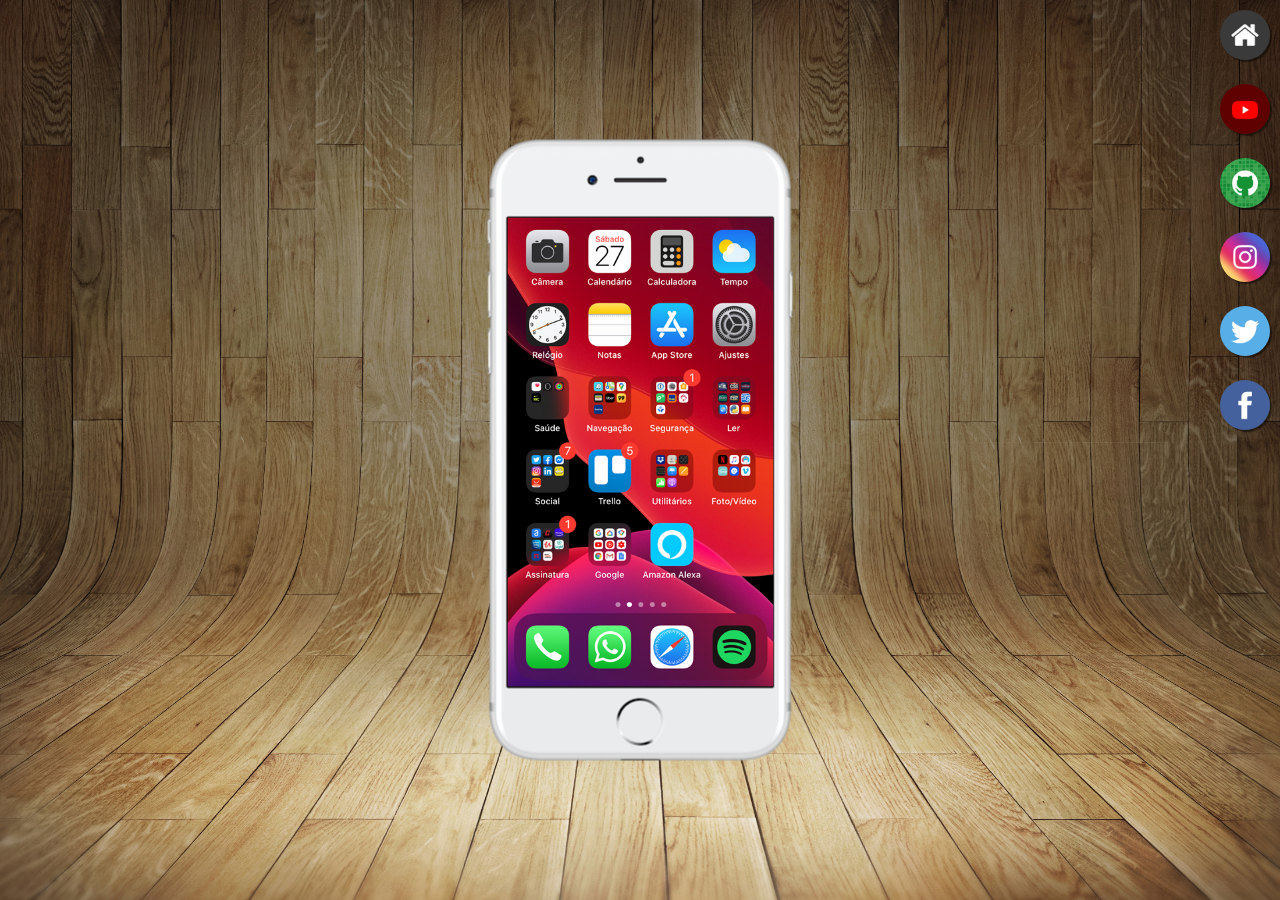
<file: index.html>
<!DOCTYPE html>
<html lang="pt-br">
<head>
    <meta charset="UTF-8">
    <meta http-equiv="X-UA-Compatible" content="IE=edge">
    <meta name="viewport" content="width=device-width, initial-scale=1.0">
    <title>Projeto Redes Sociais</title>
    <link rel="shortcut icon" href="favicon.ico" type="image/x-icon">
    <link rel="stylesheet" href="estilos/style.css">
</head>
<body>
    <main>
        <section id="telefone">
            <iframe src="home.html" name="tela" id="tela" frameborder="0">
                Seu navegador não é compatível com este recurso!!
            </iframe>
        </section>
        <section id="redes-sociais">
            <a href="home.html" target="tela"><img src="imagens/logo-home.jpg" alt="Home"></a>
            <br>
            <a href="yt.html" target="tela"><img src="imagens/logo-youtube.jpg" alt="Youtube"></a>
            <br>
            <a href="git.html" target="tela"><img src="imagens/logo-github.jpg" alt="Github"></a>
            <br>
            <a href="ig.html" target="tela"><img src="imagens/logo-instagram.jpg" alt="Instagram"></a>
            <br>
            <a href="tt.html" target="tela"><img src="imagens/logo-twitter.jpg" alt="Twitter"></a>
            <br>
            <a href="fb.html" target="tela"><img src="imagens/logo-facebook.jpg" alt="Facebook"></a>
        </section>
    </main>
</body>
</html>
</file>
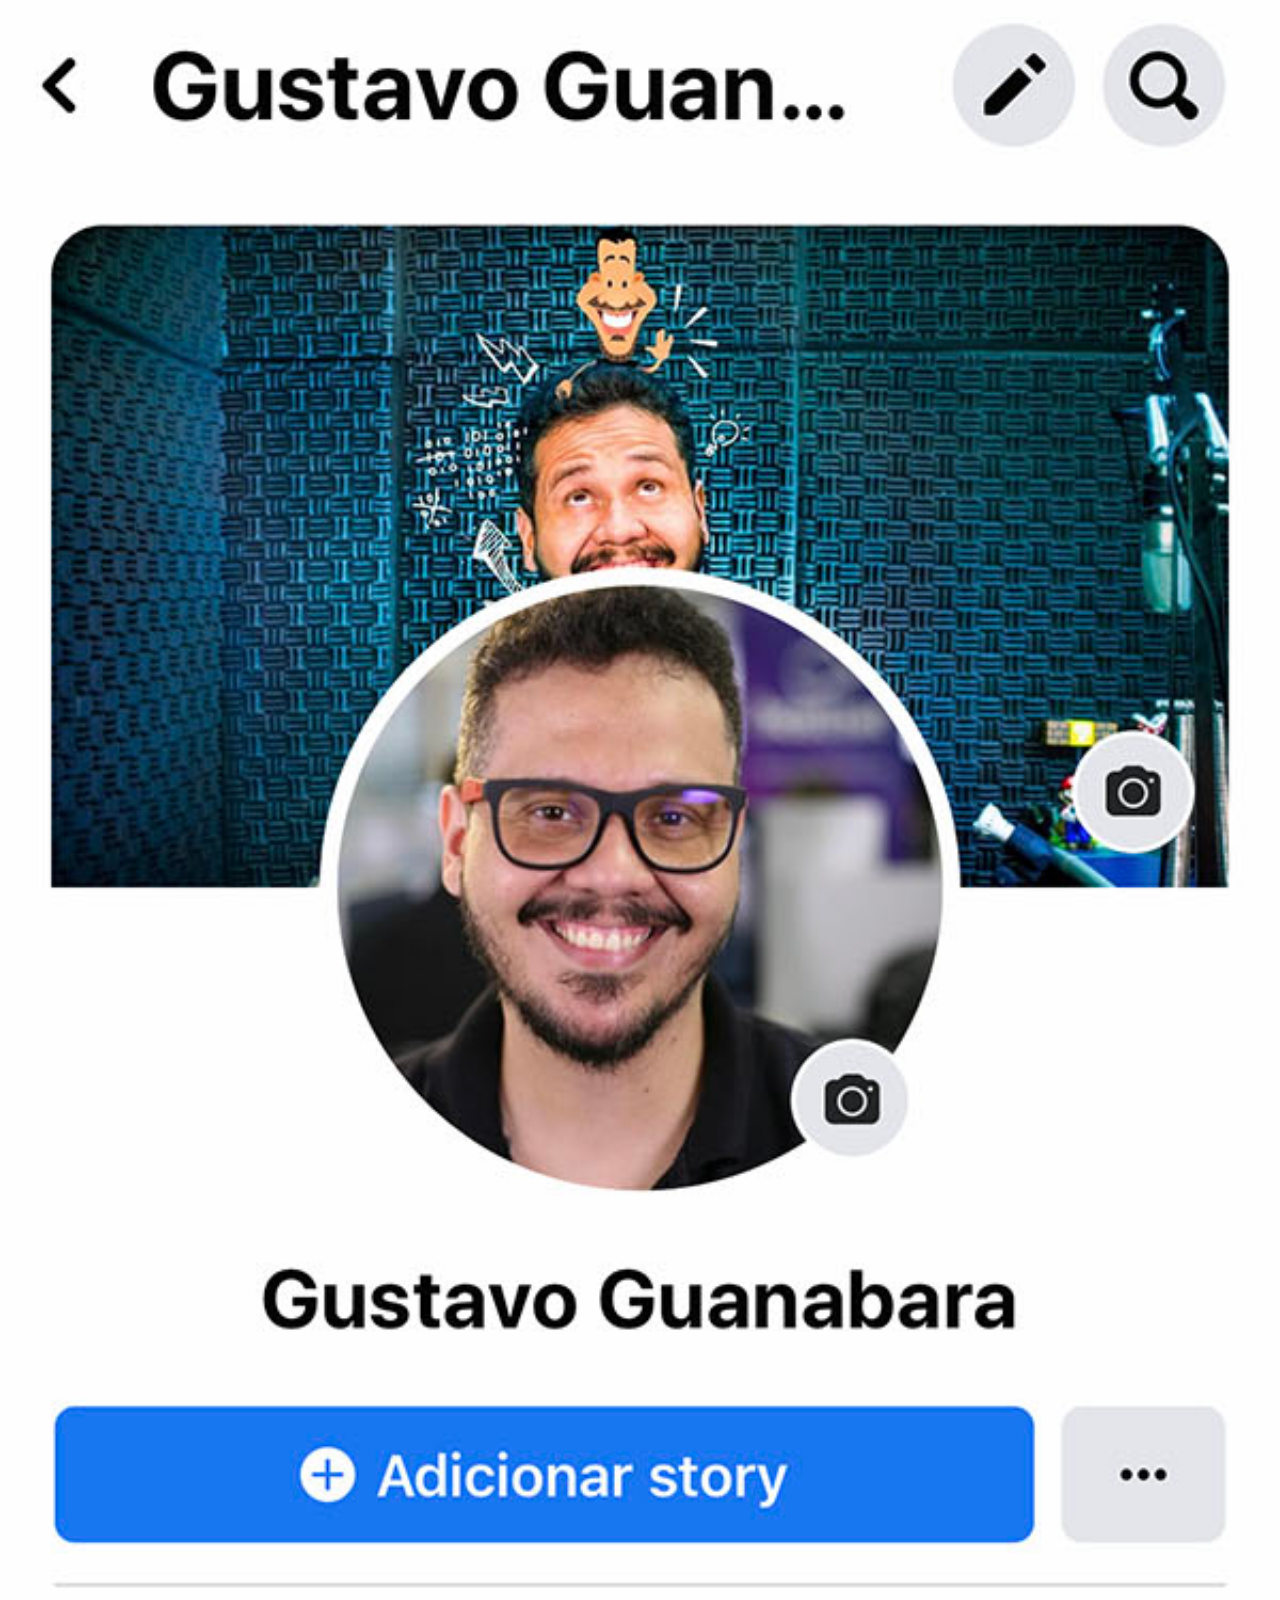
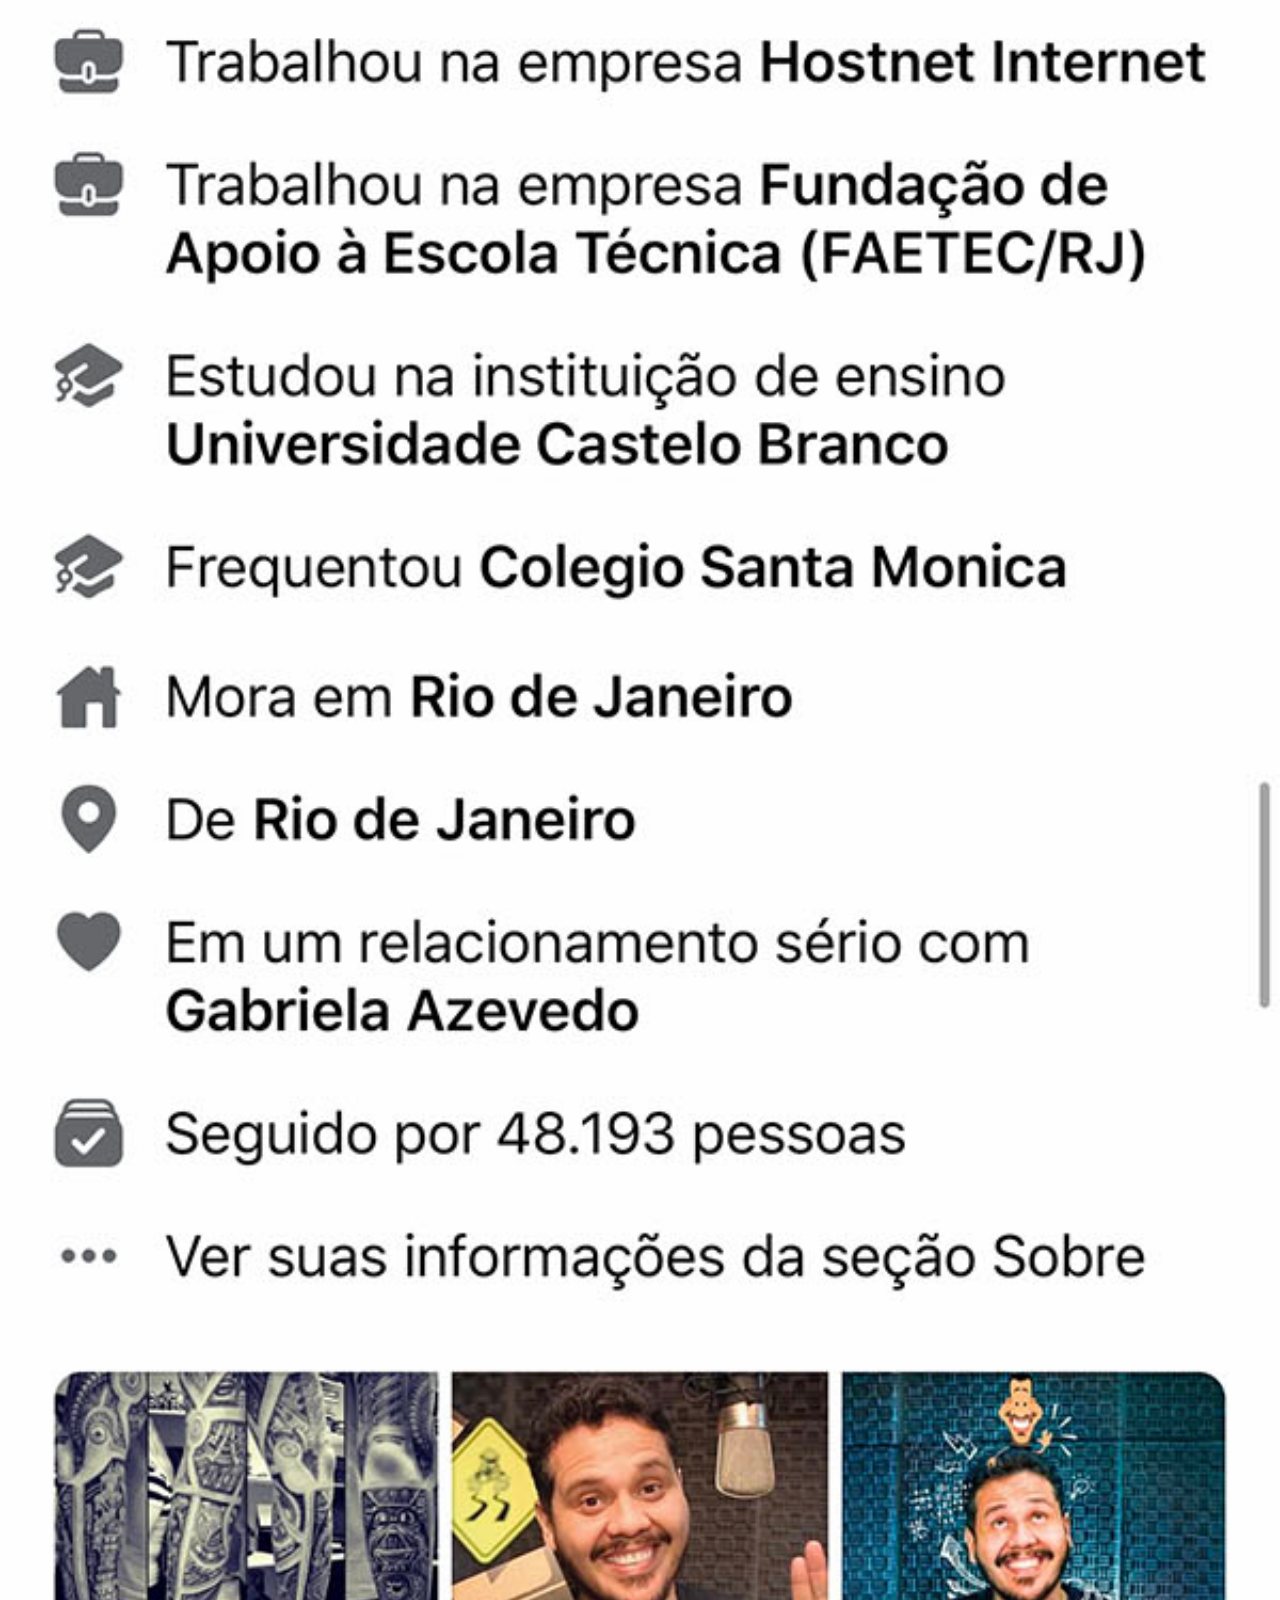
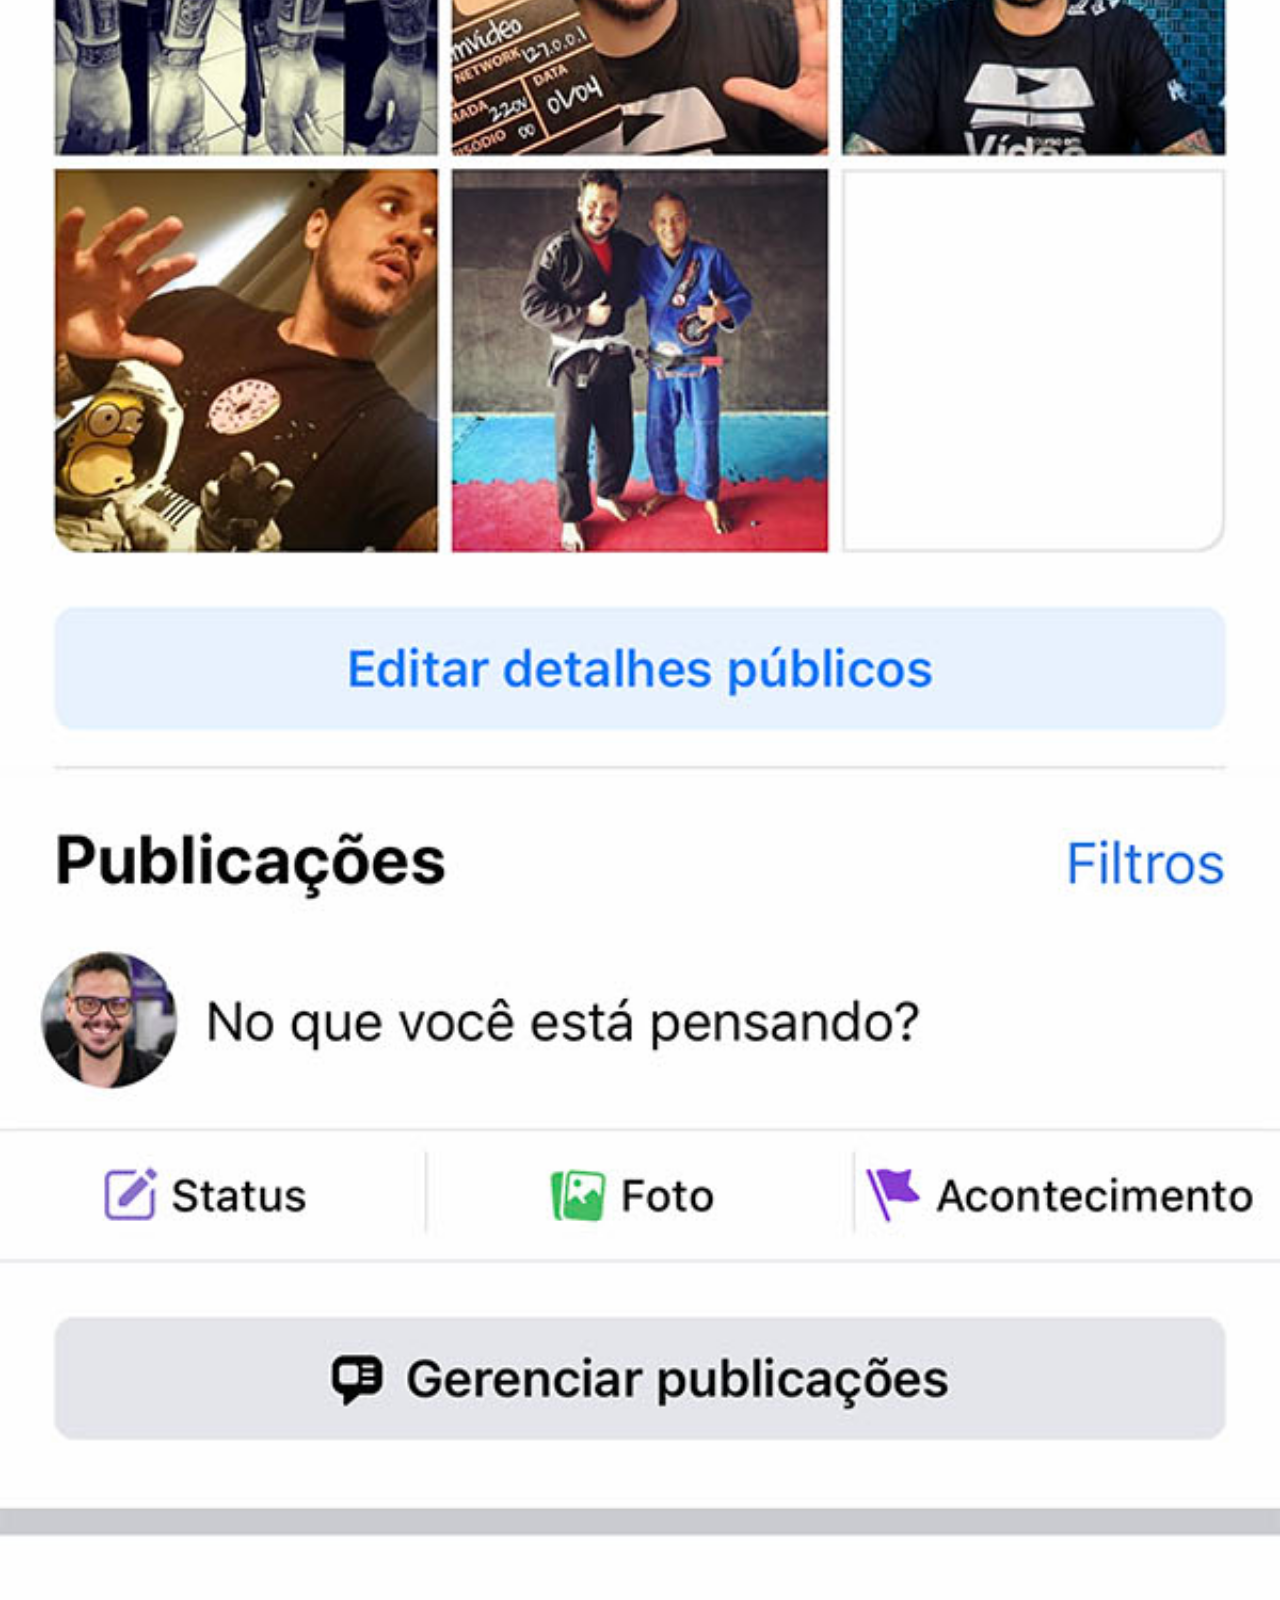
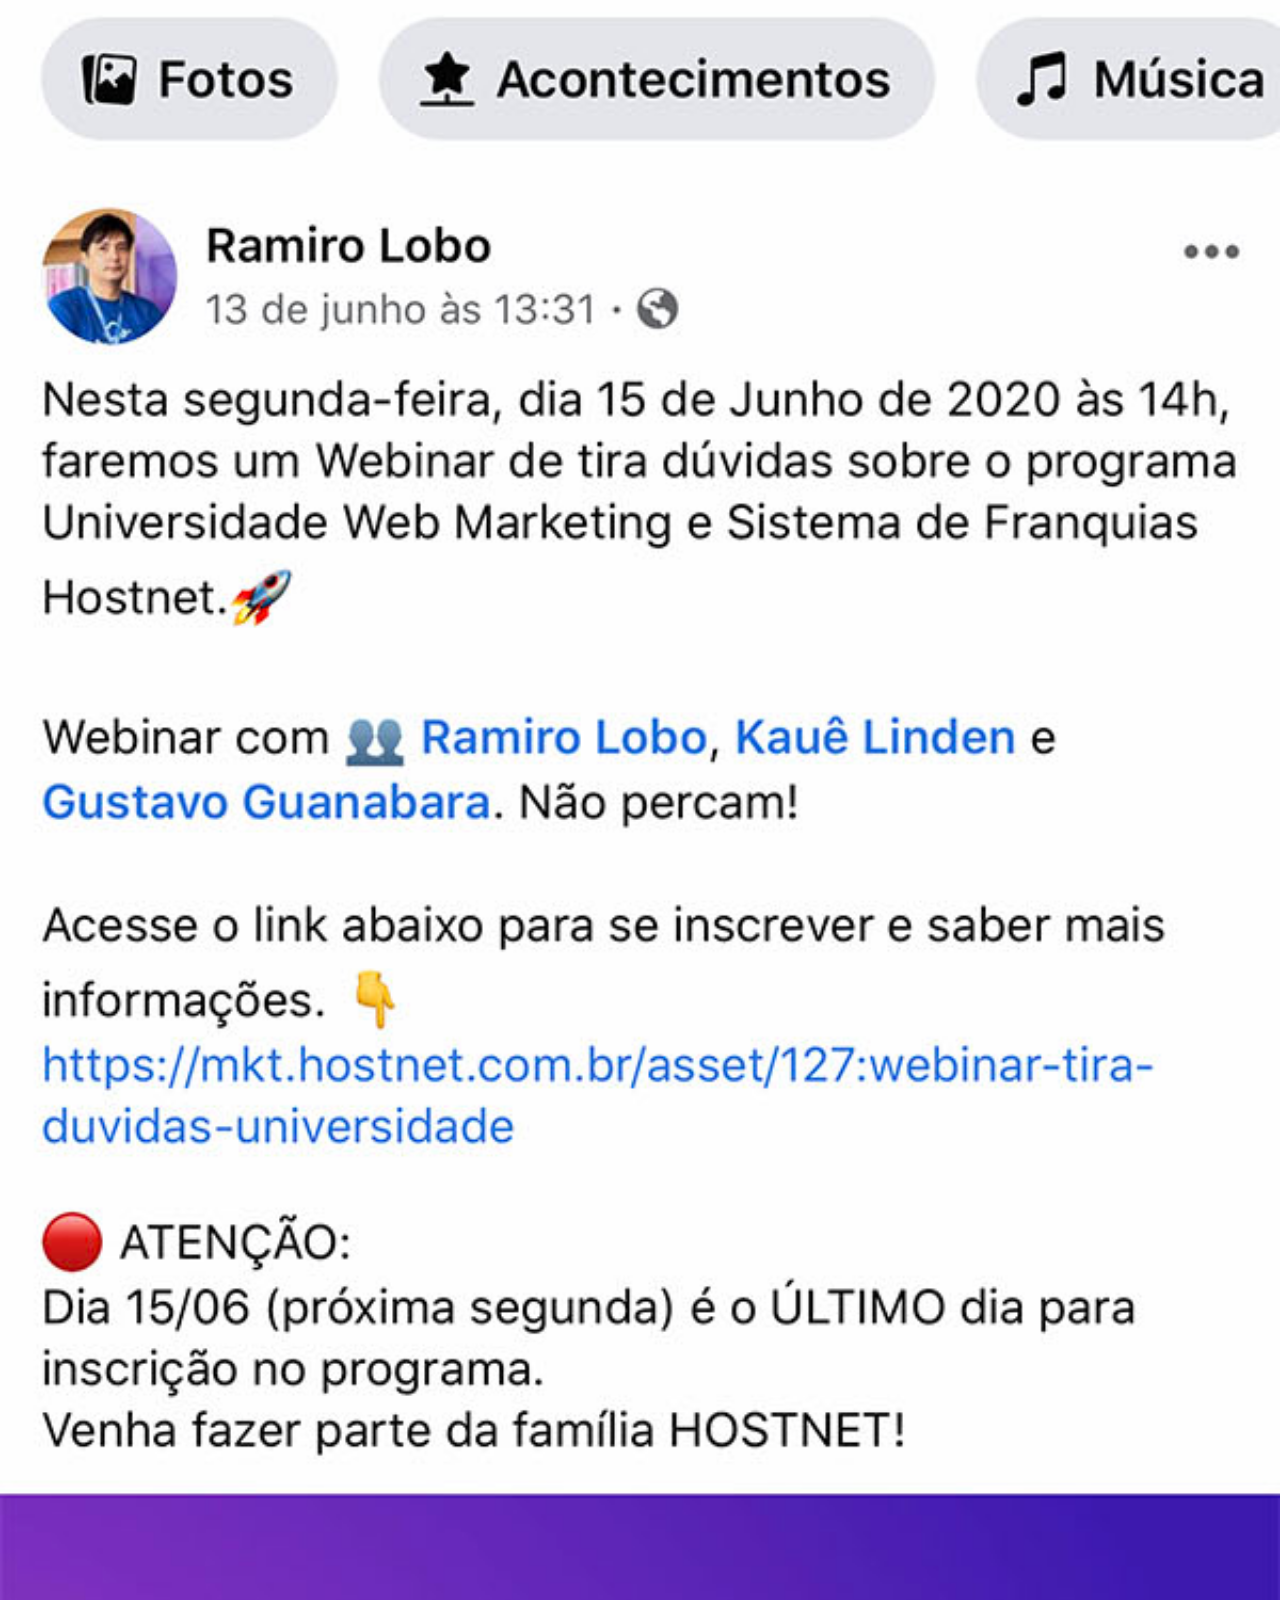
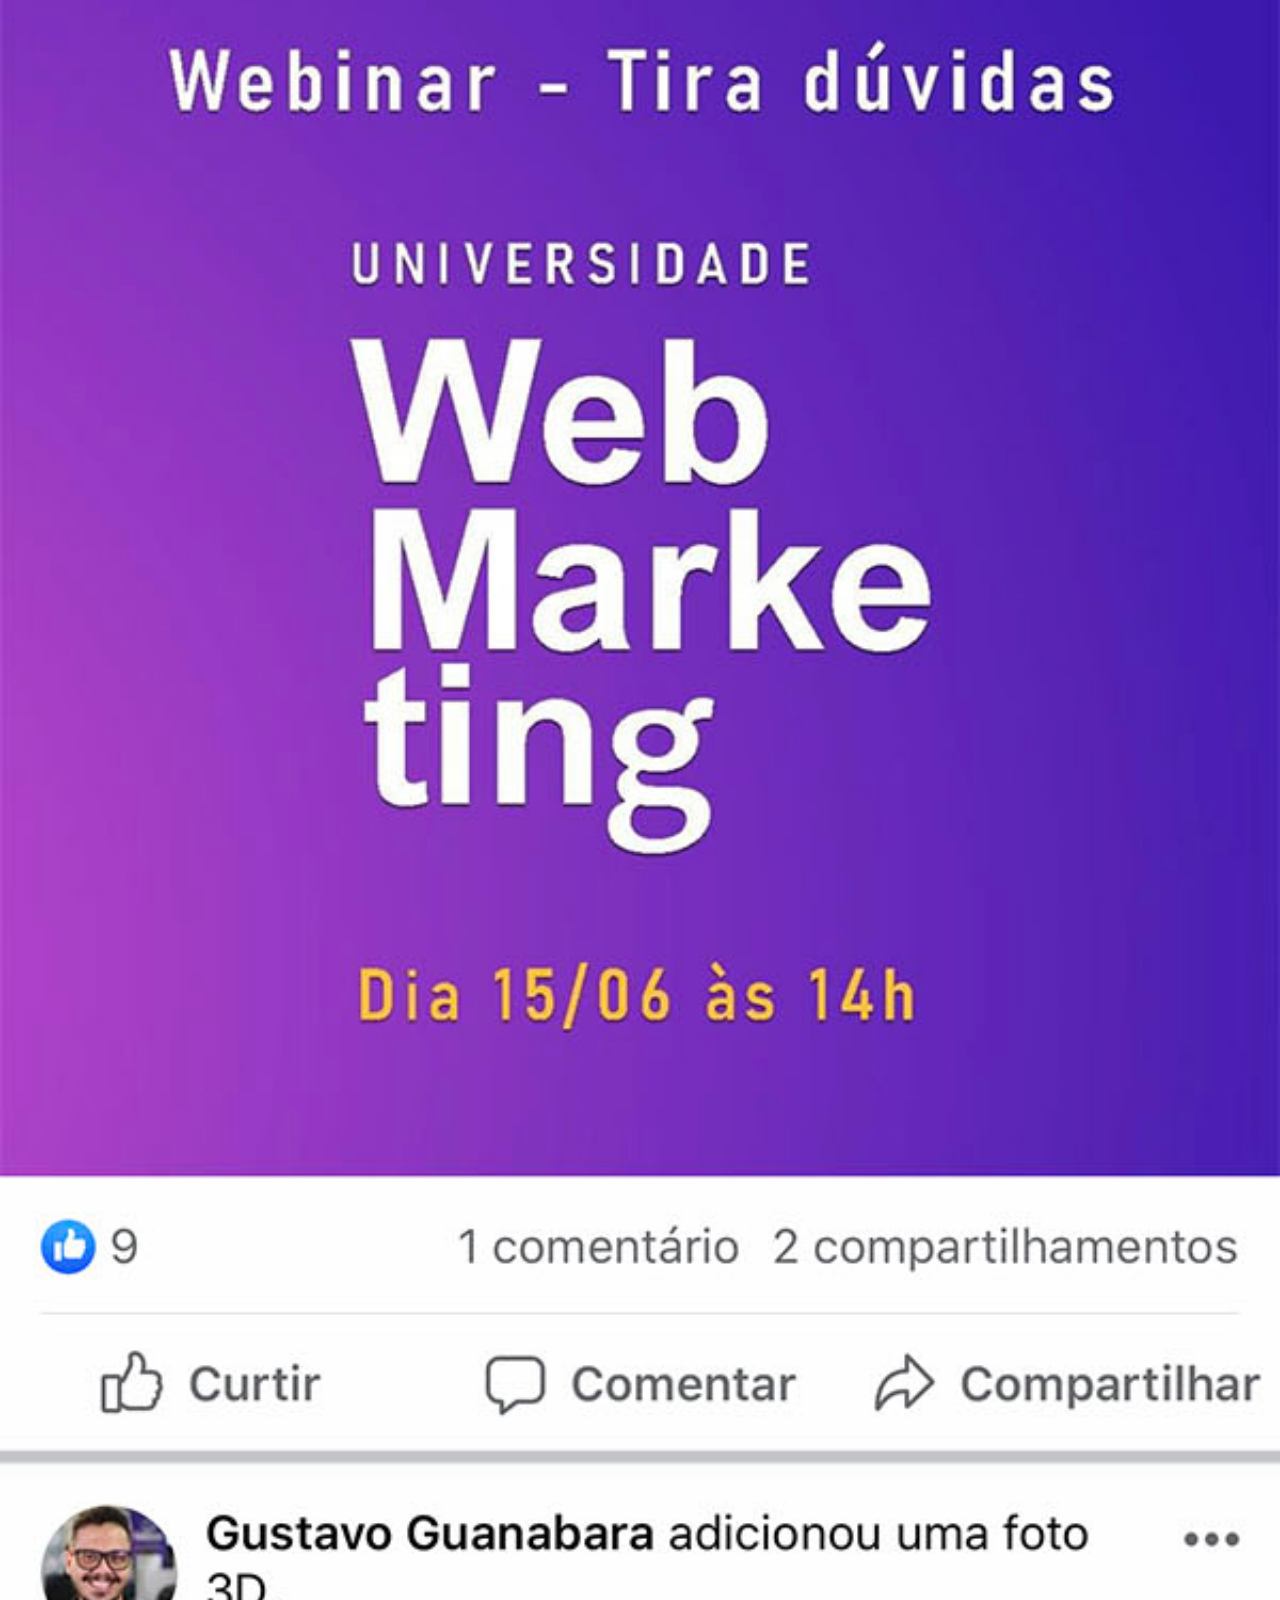
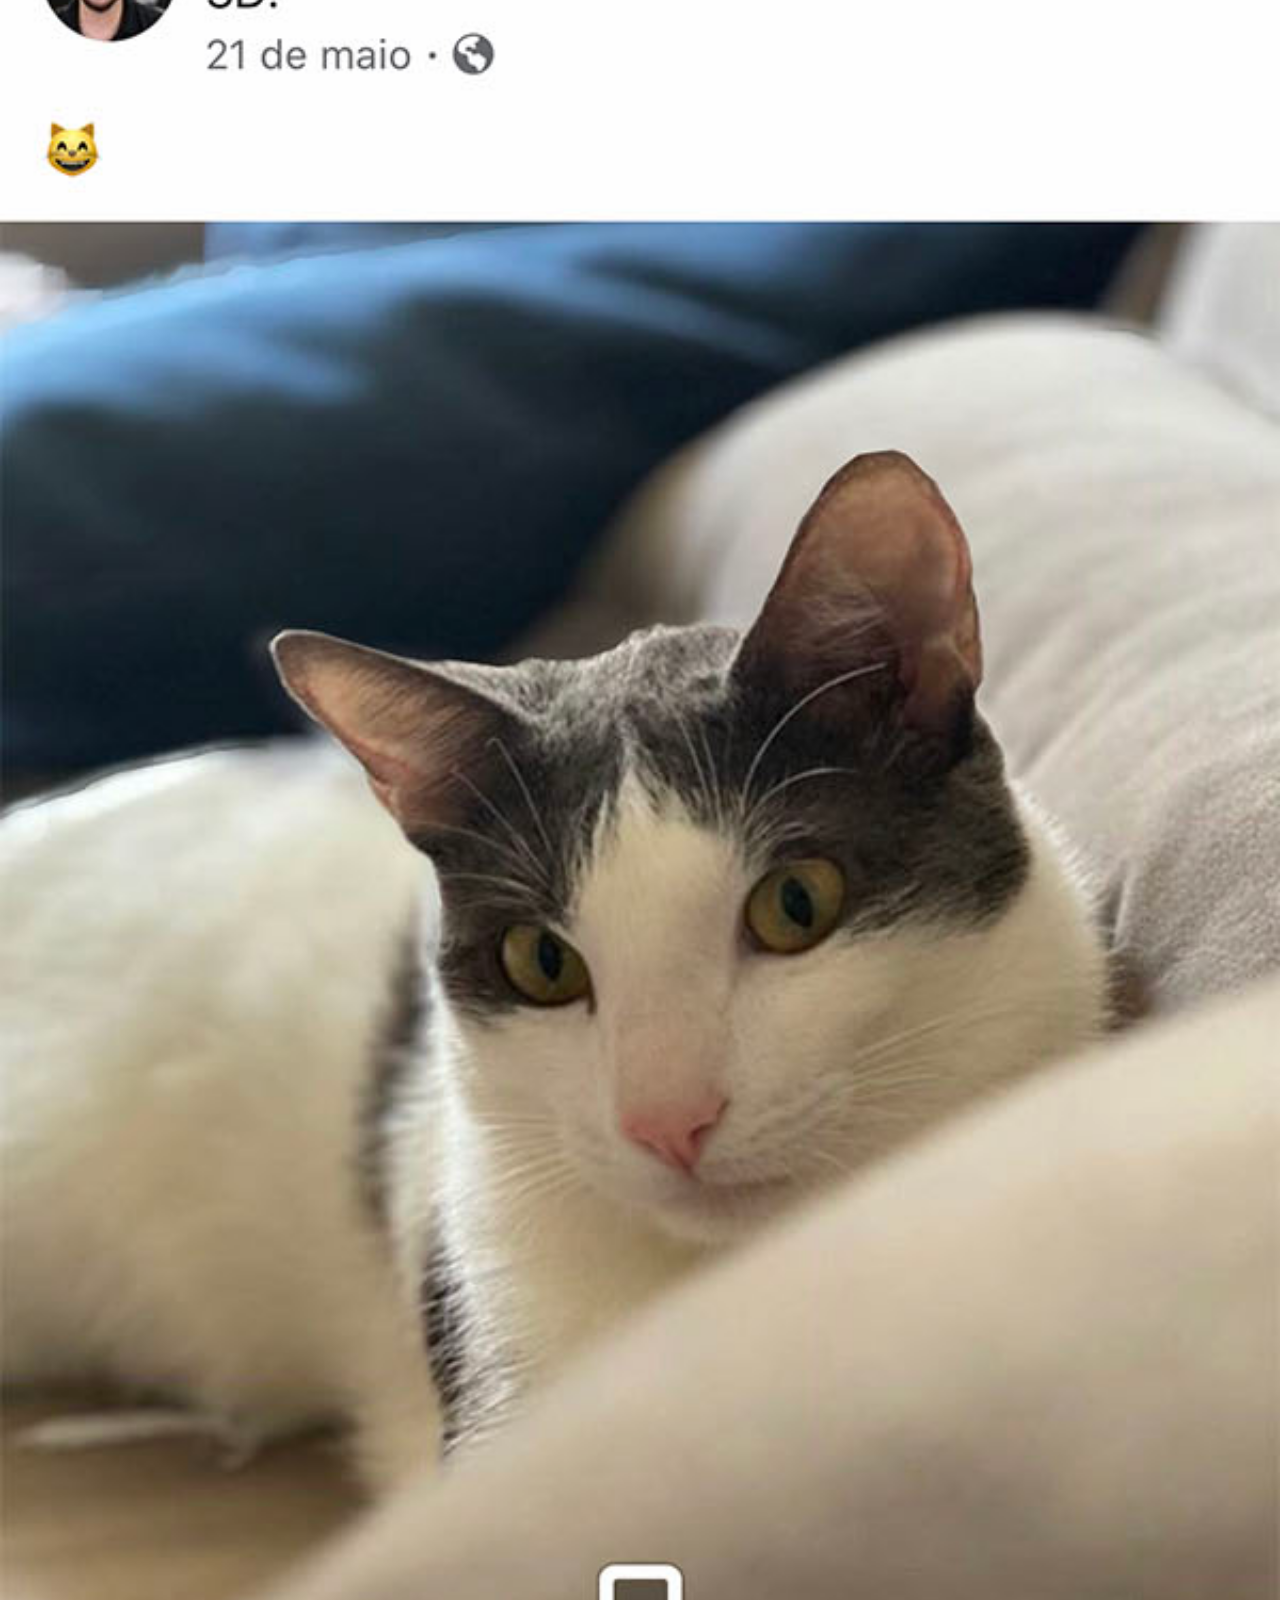
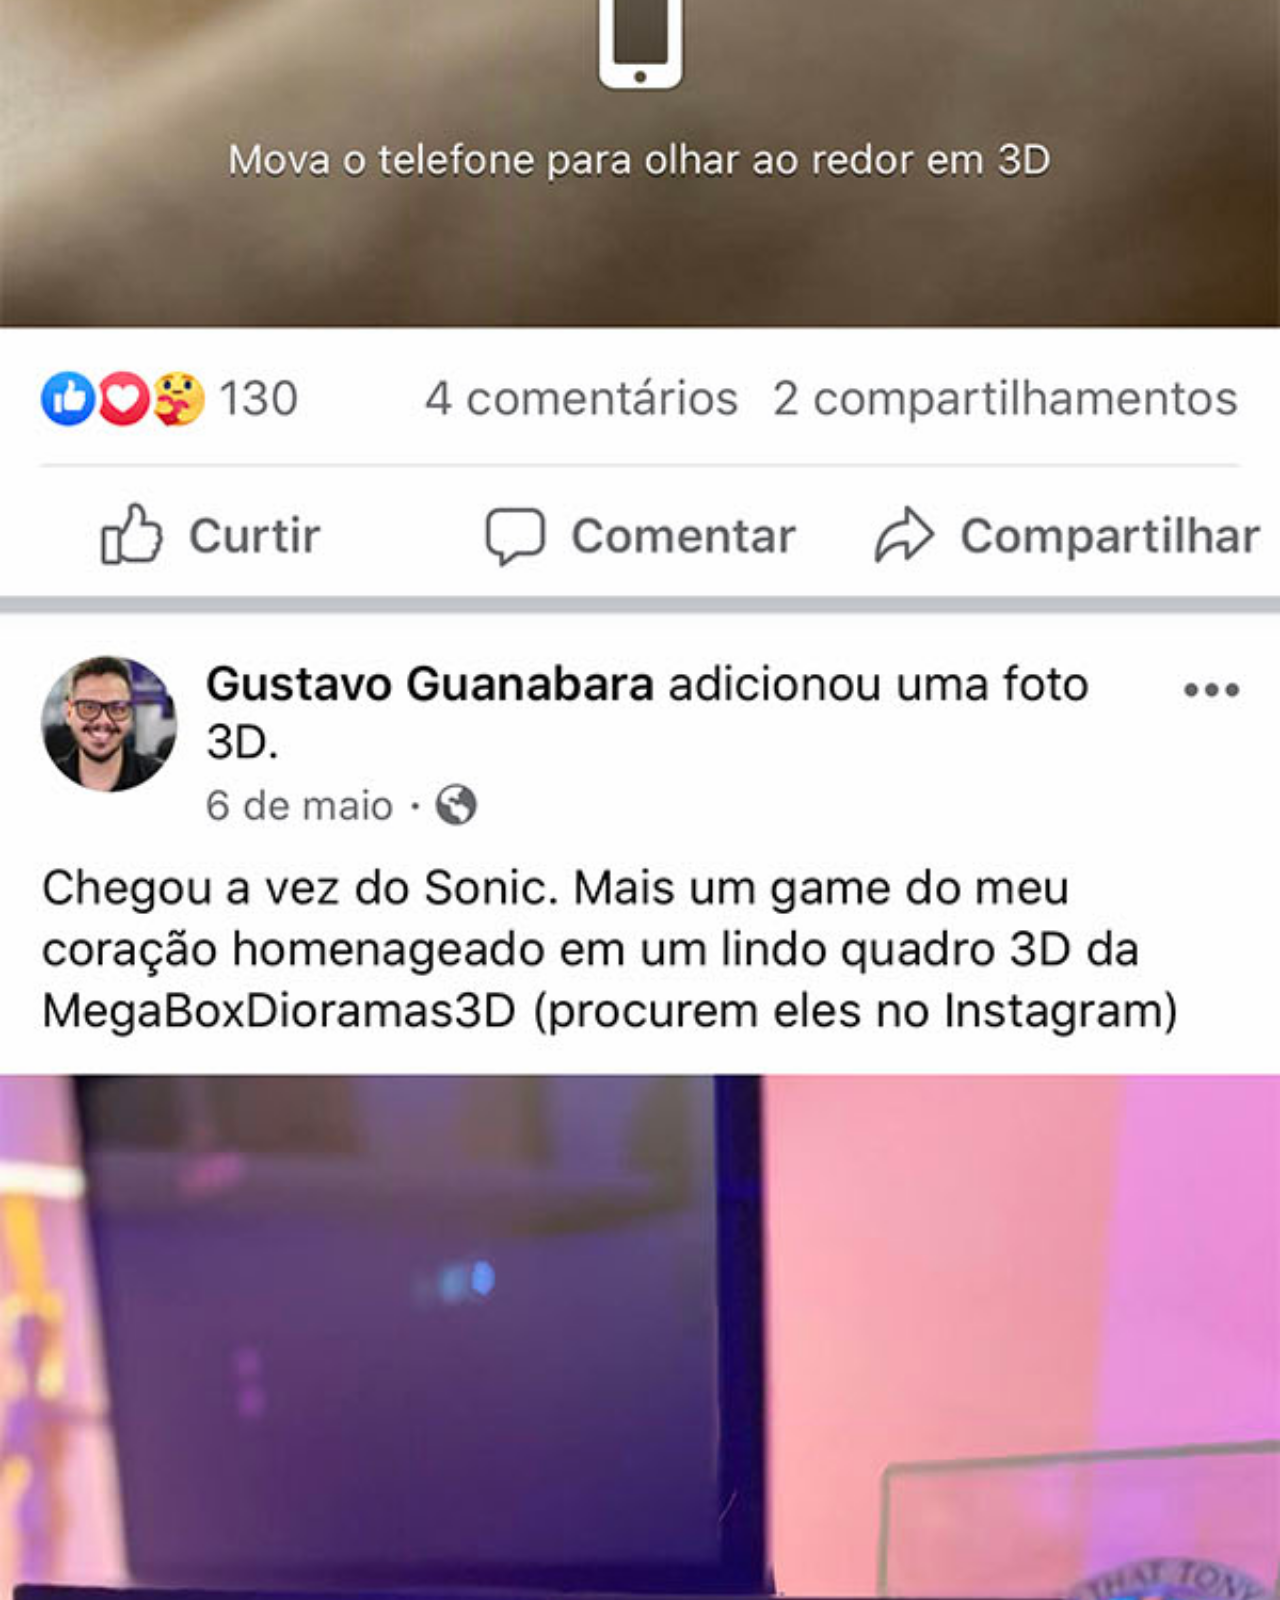
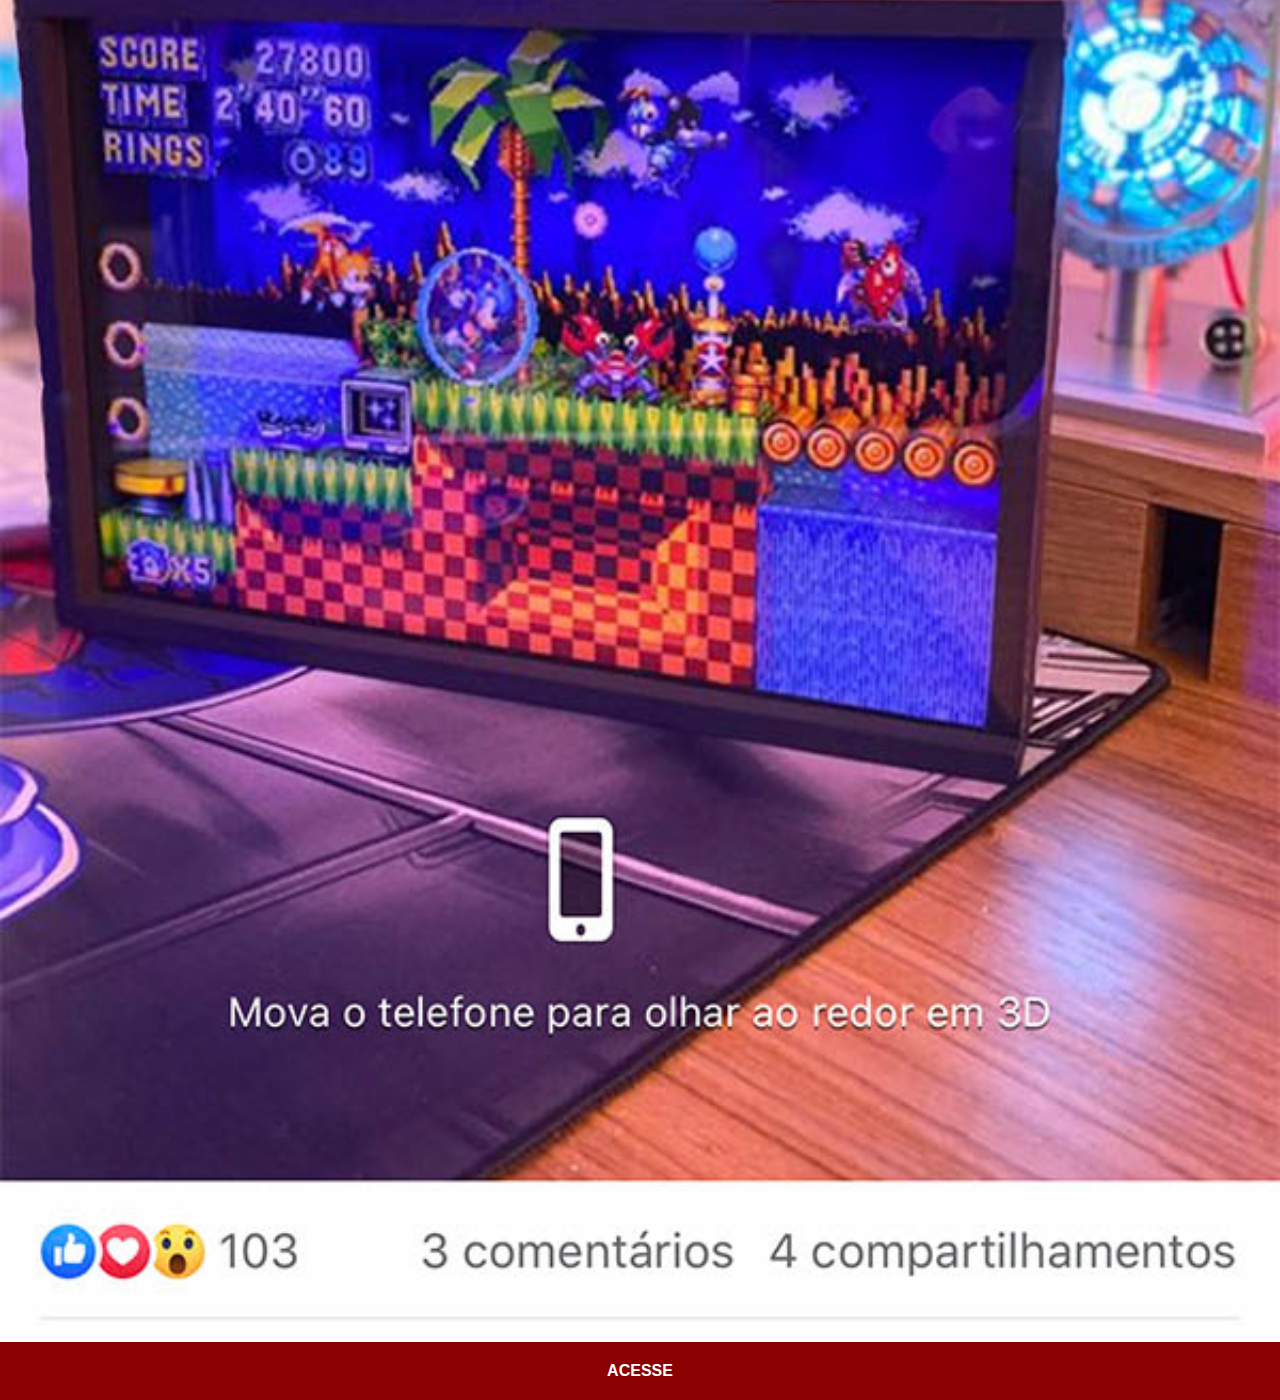
<file: fb.html>
<!DOCTYPE html>
<html lang="pt-br">
<head>
    <meta charset="UTF-8">
    <meta http-equiv="X-UA-Compatible" content="IE=edge">
    <meta name="viewport" content="width=device-width, initial-scale=1.0">
    <title>Facebook</title>
    <link rel="stylesheet" href="estilos/social.css">
</head>
<body>
    <img src="imagens/tela-facebook.jpg" alt="Facebook">
    <a href="https://www.facebook.com/gustavoguanabara" target="_blank">ACESSE</a>
</body>
</html>
</file>
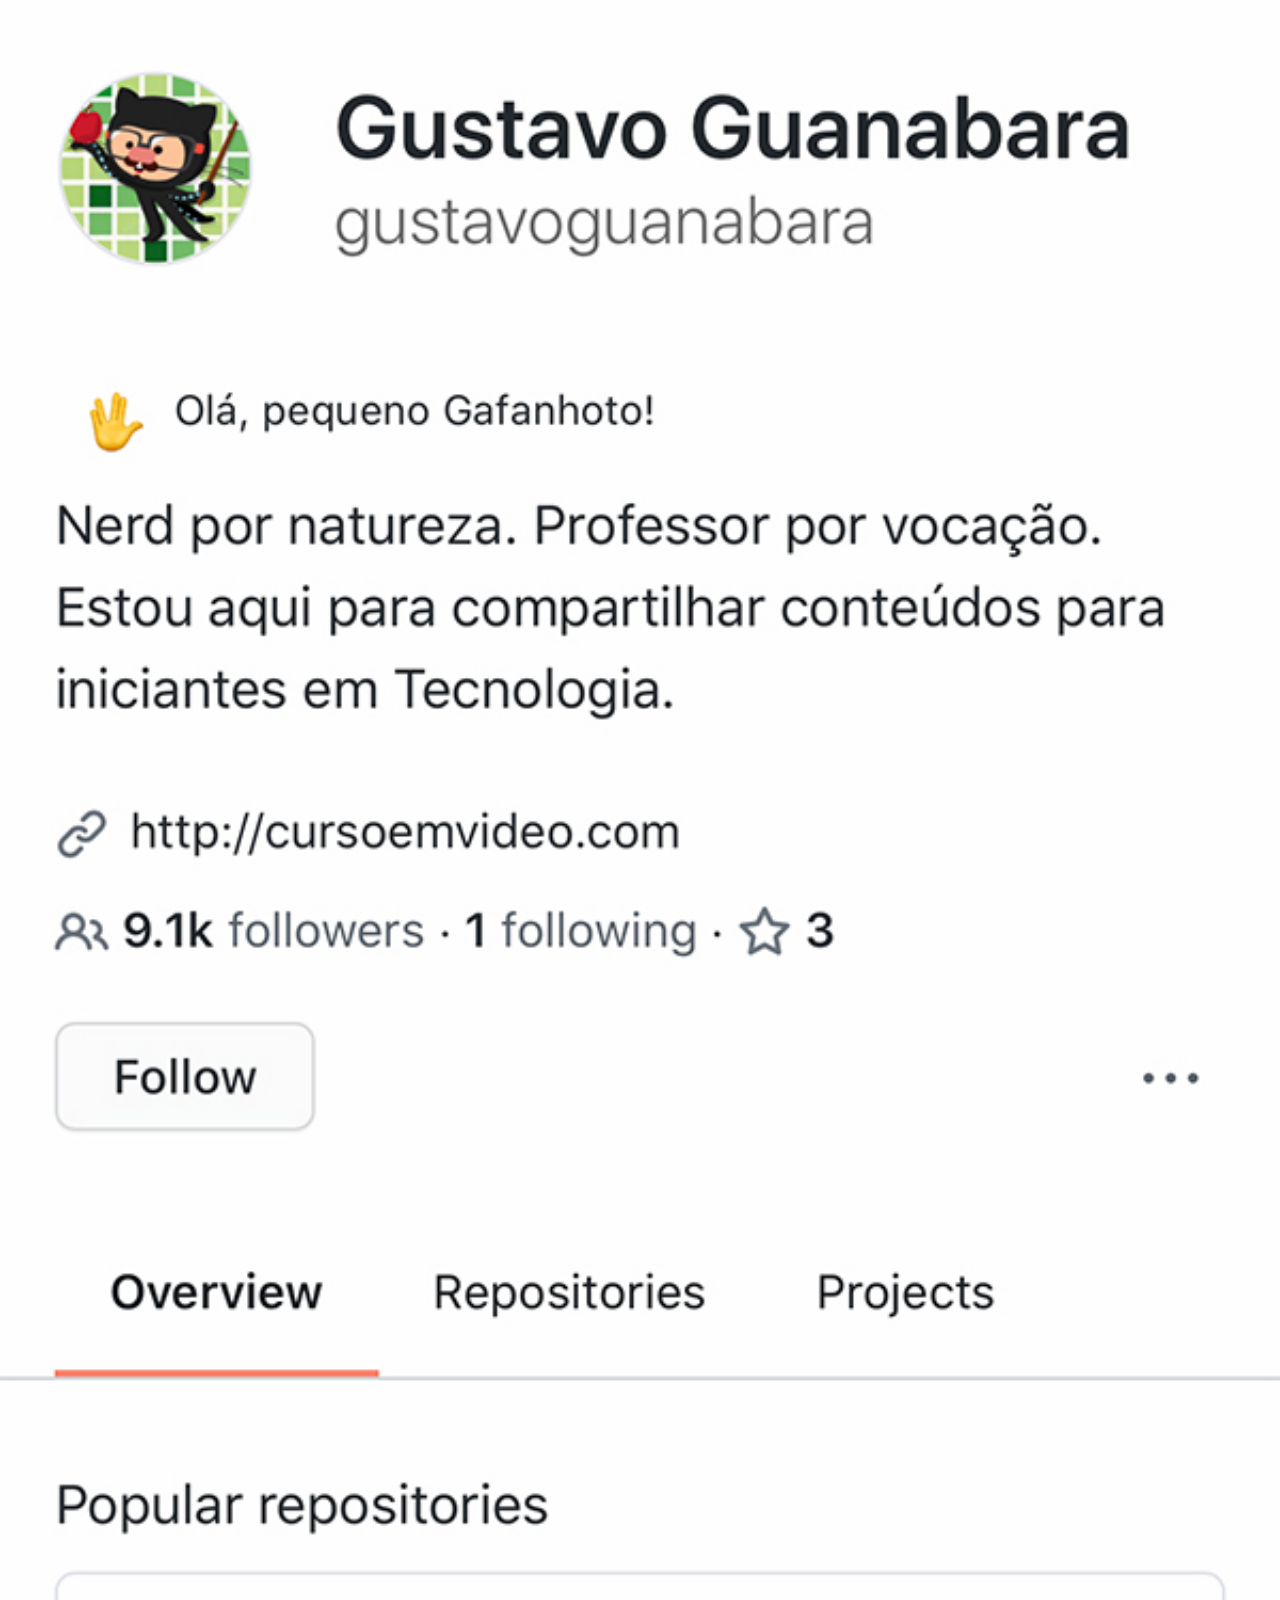
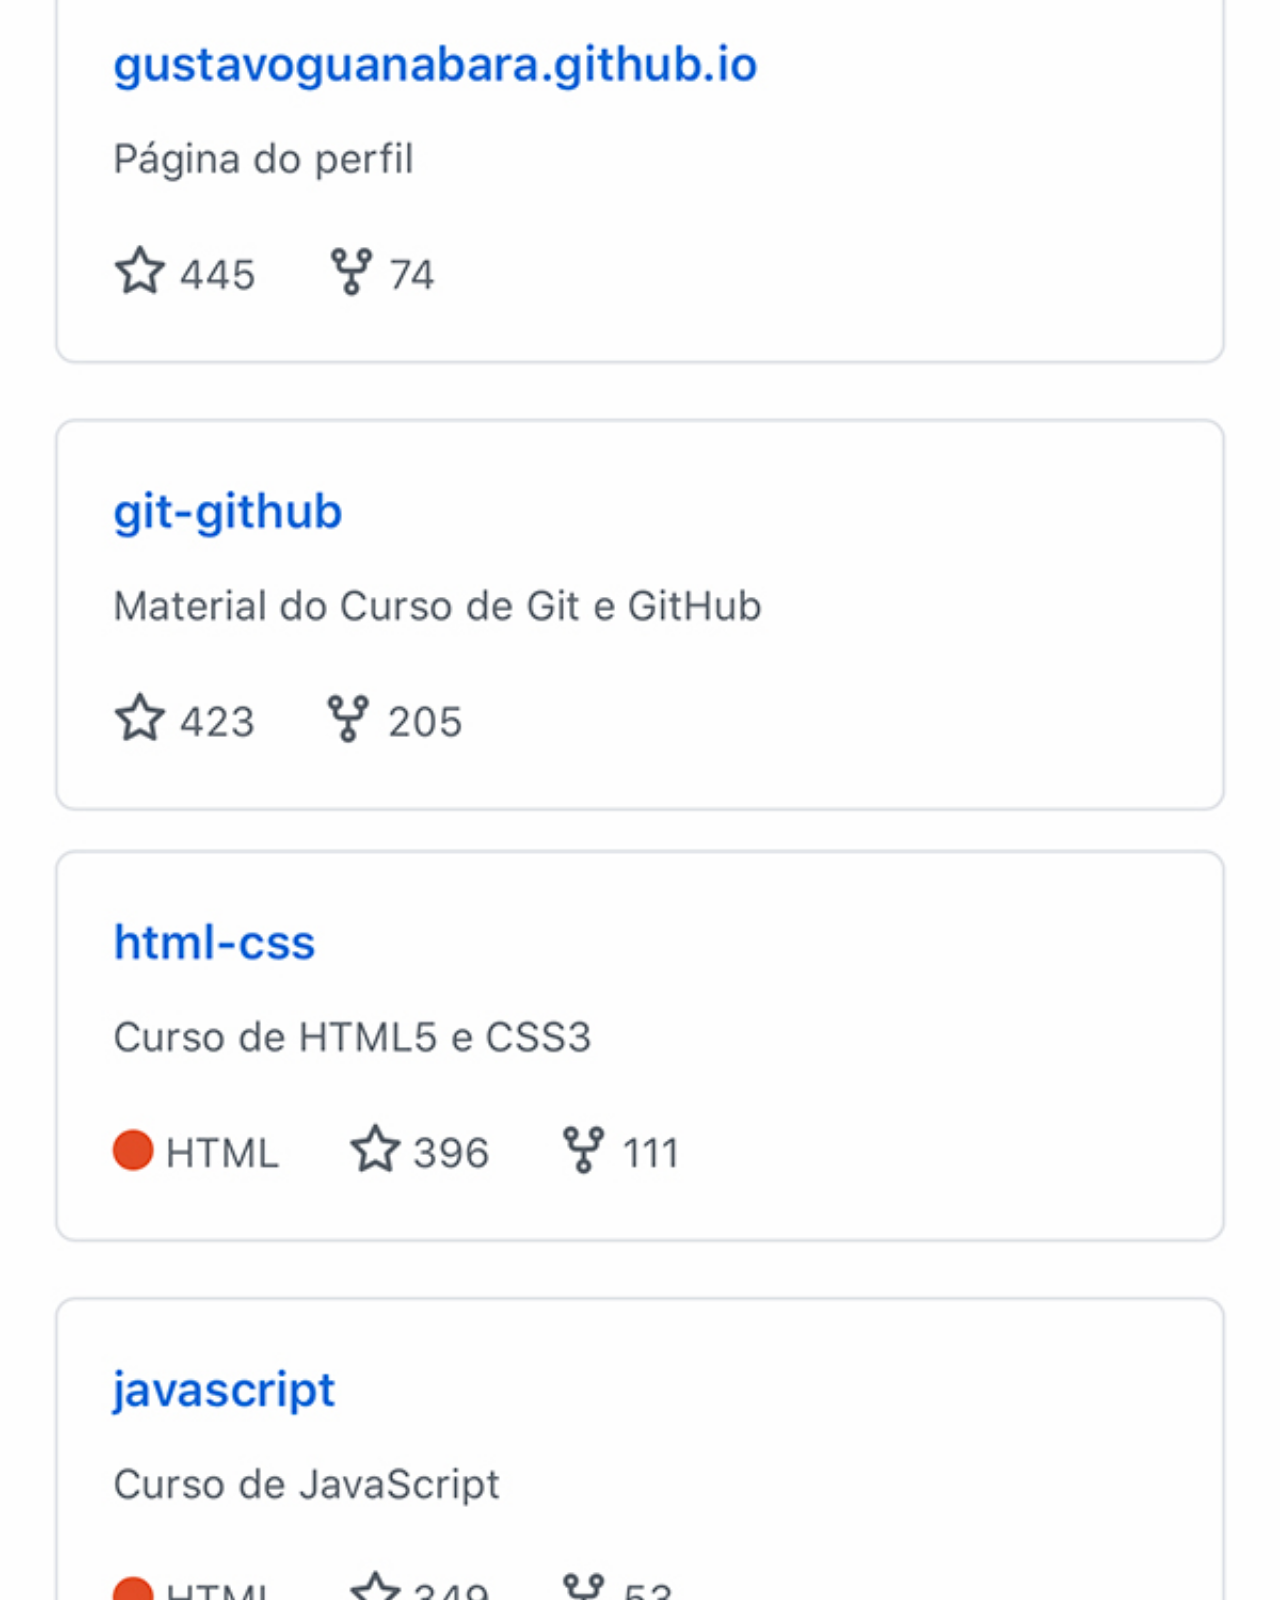
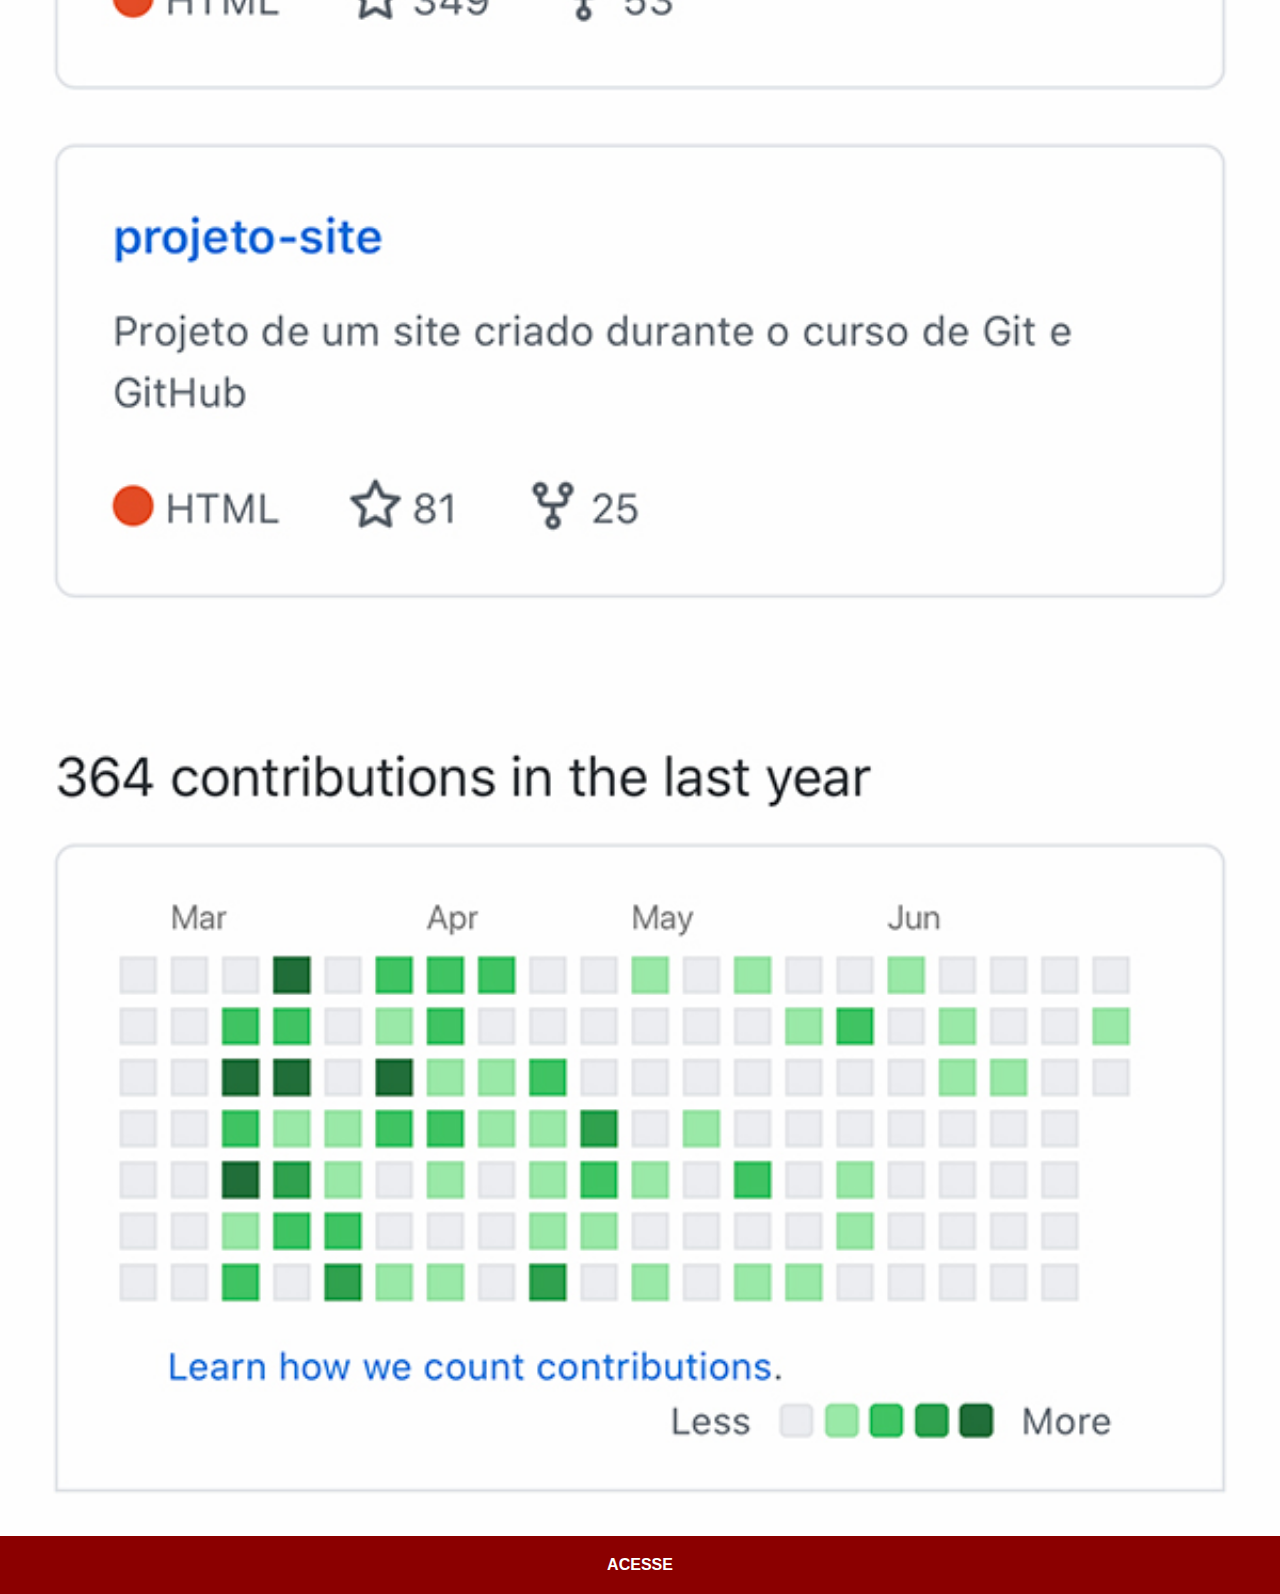
<file: git.html>
<!DOCTYPE html>
<html lang="pt-br">
<head>
    <meta charset="UTF-8">
    <meta http-equiv="X-UA-Compatible" content="IE=edge">
    <meta name="viewport" content="width=device-width, initial-scale=1.0">
    <title>Github</title>
    <link rel="stylesheet" href="estilos/social.css">
</head>
<body>
    <img src="imagens/tela-github.jpg" alt="Github">
    <a href="https://github.com/gustavoguanabara/" target="_blank">ACESSE</a>
</body>
</html>
</file>
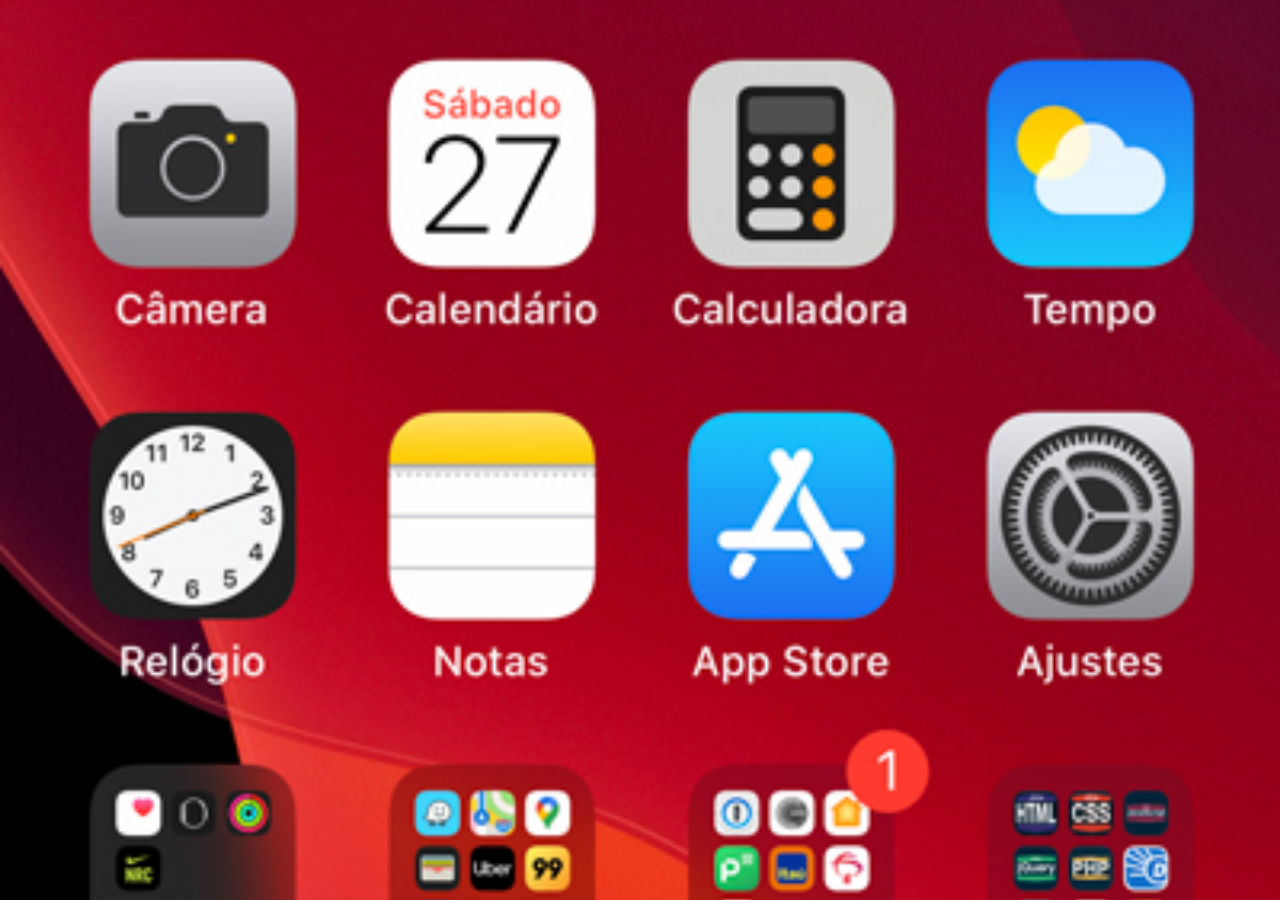
<file: home.html>
<!DOCTYPE html>
<html lang="pt-br">
<head>
    <meta charset="UTF-8">
    <meta http-equiv="X-UA-Compatible" content="IE=edge">
    <meta name="viewport" content="width=device-width, initial-scale=1.0">
    <title>home</title>
    <style>
        *{
            margin: 0px;
            padding: 0px;
        }
        body{
            height: 100vh;
            width: 100vw;
            background: black url(imagens/tela-home.jpg) top center no-repeat;
            background-size: cover;
        }
    </style>
</head>
<body>
    
</body>
</html>
</file>
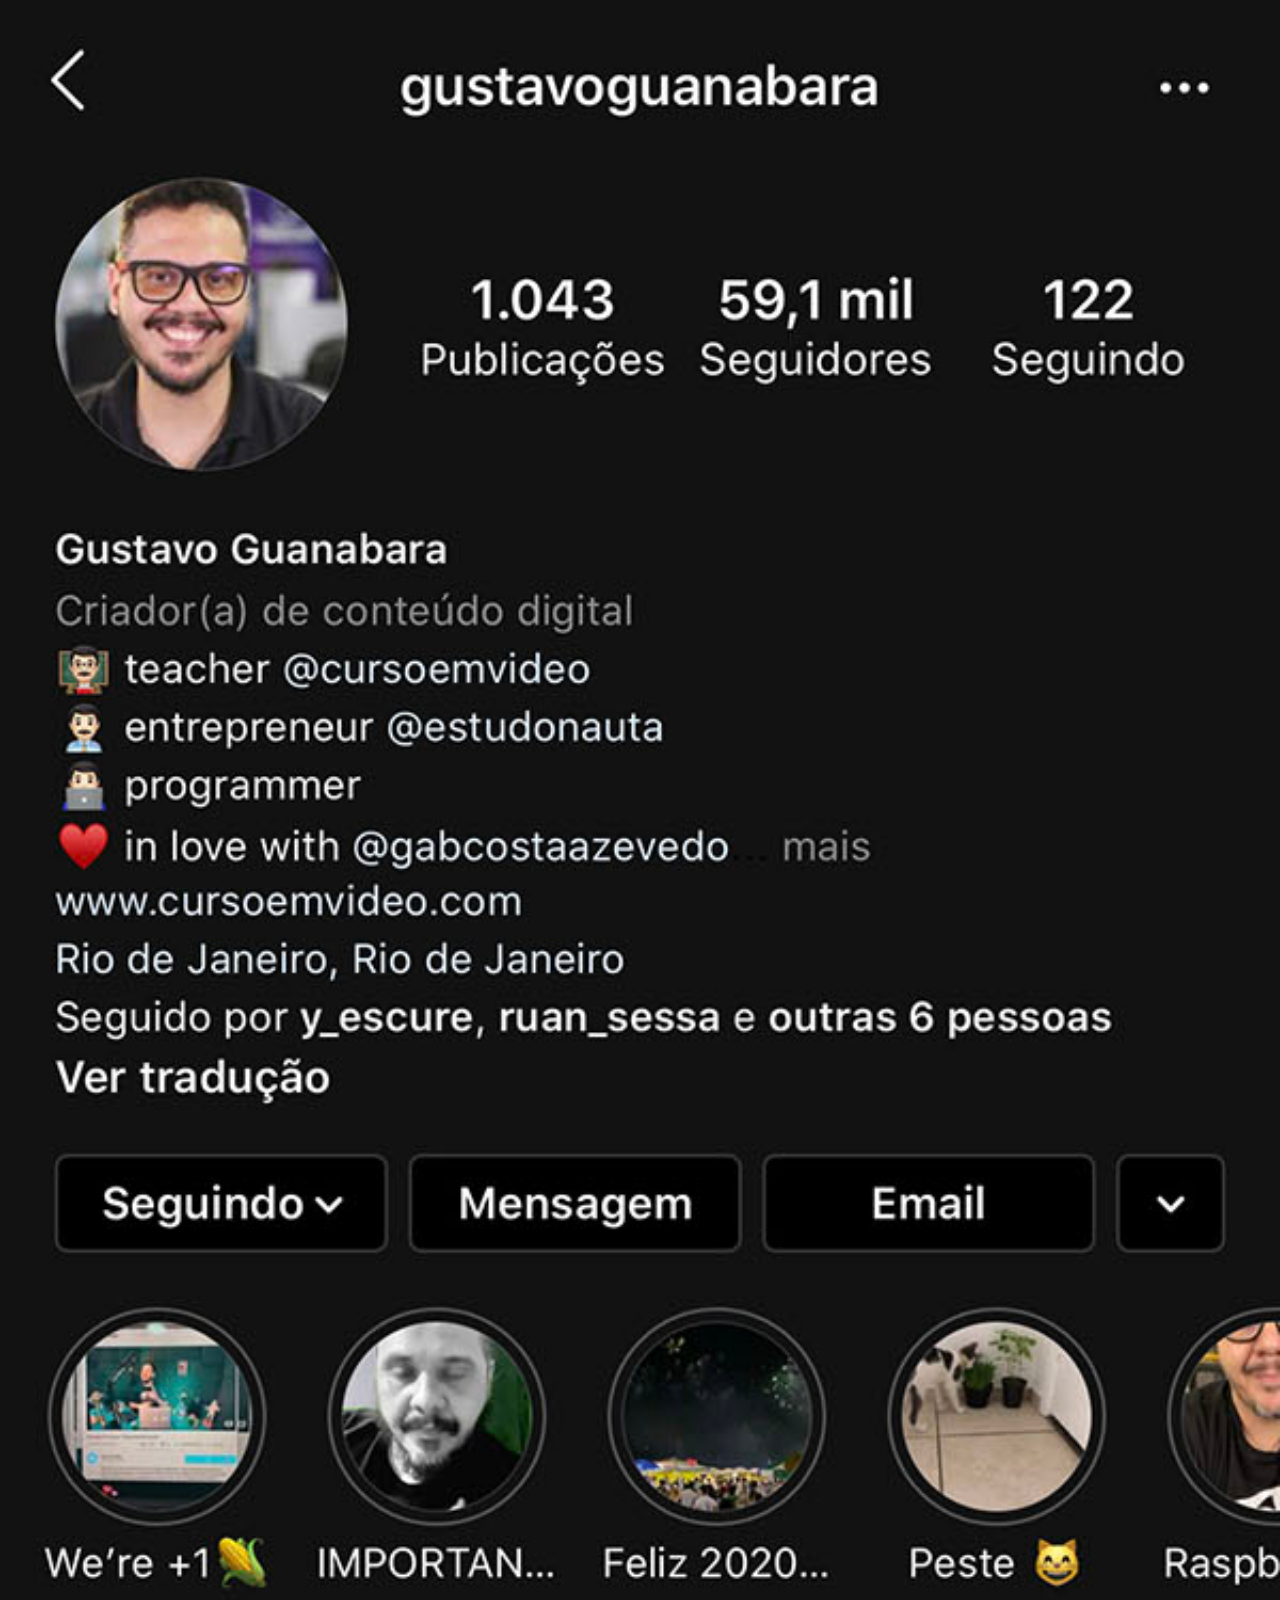
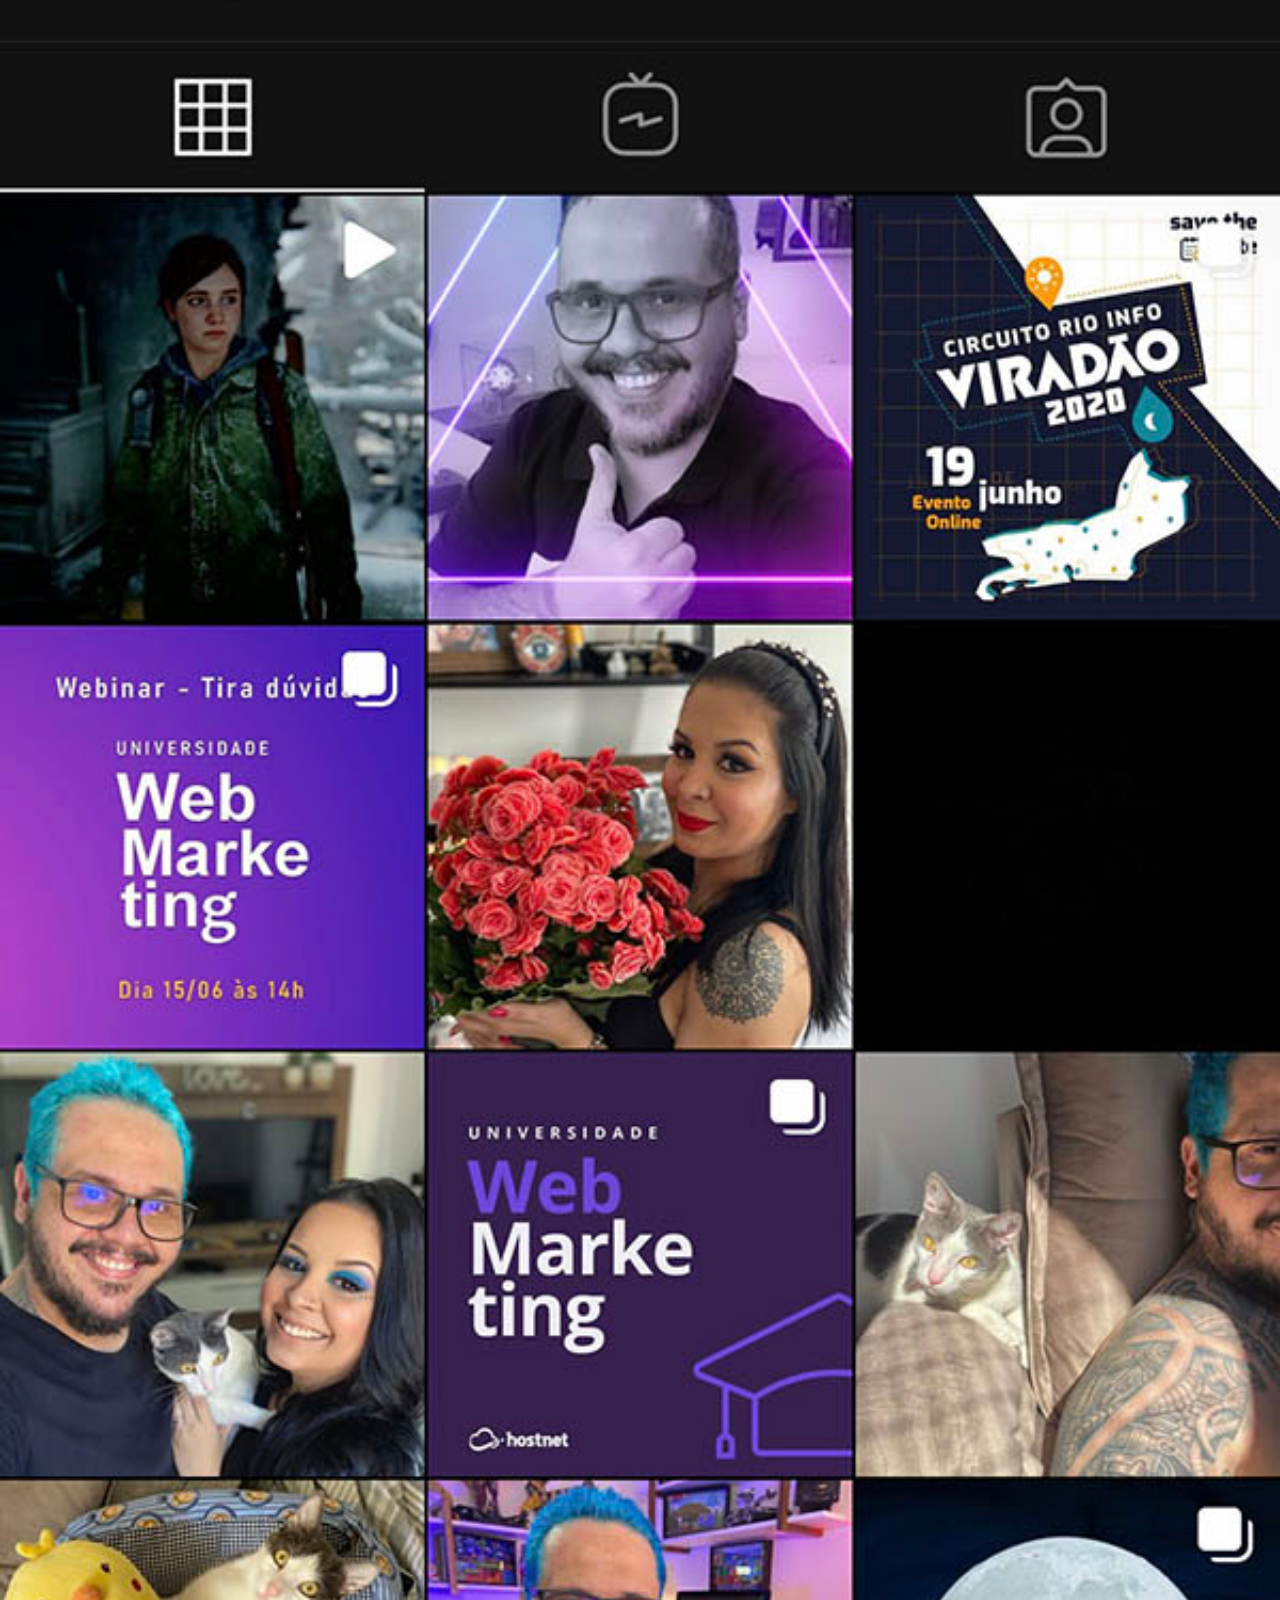
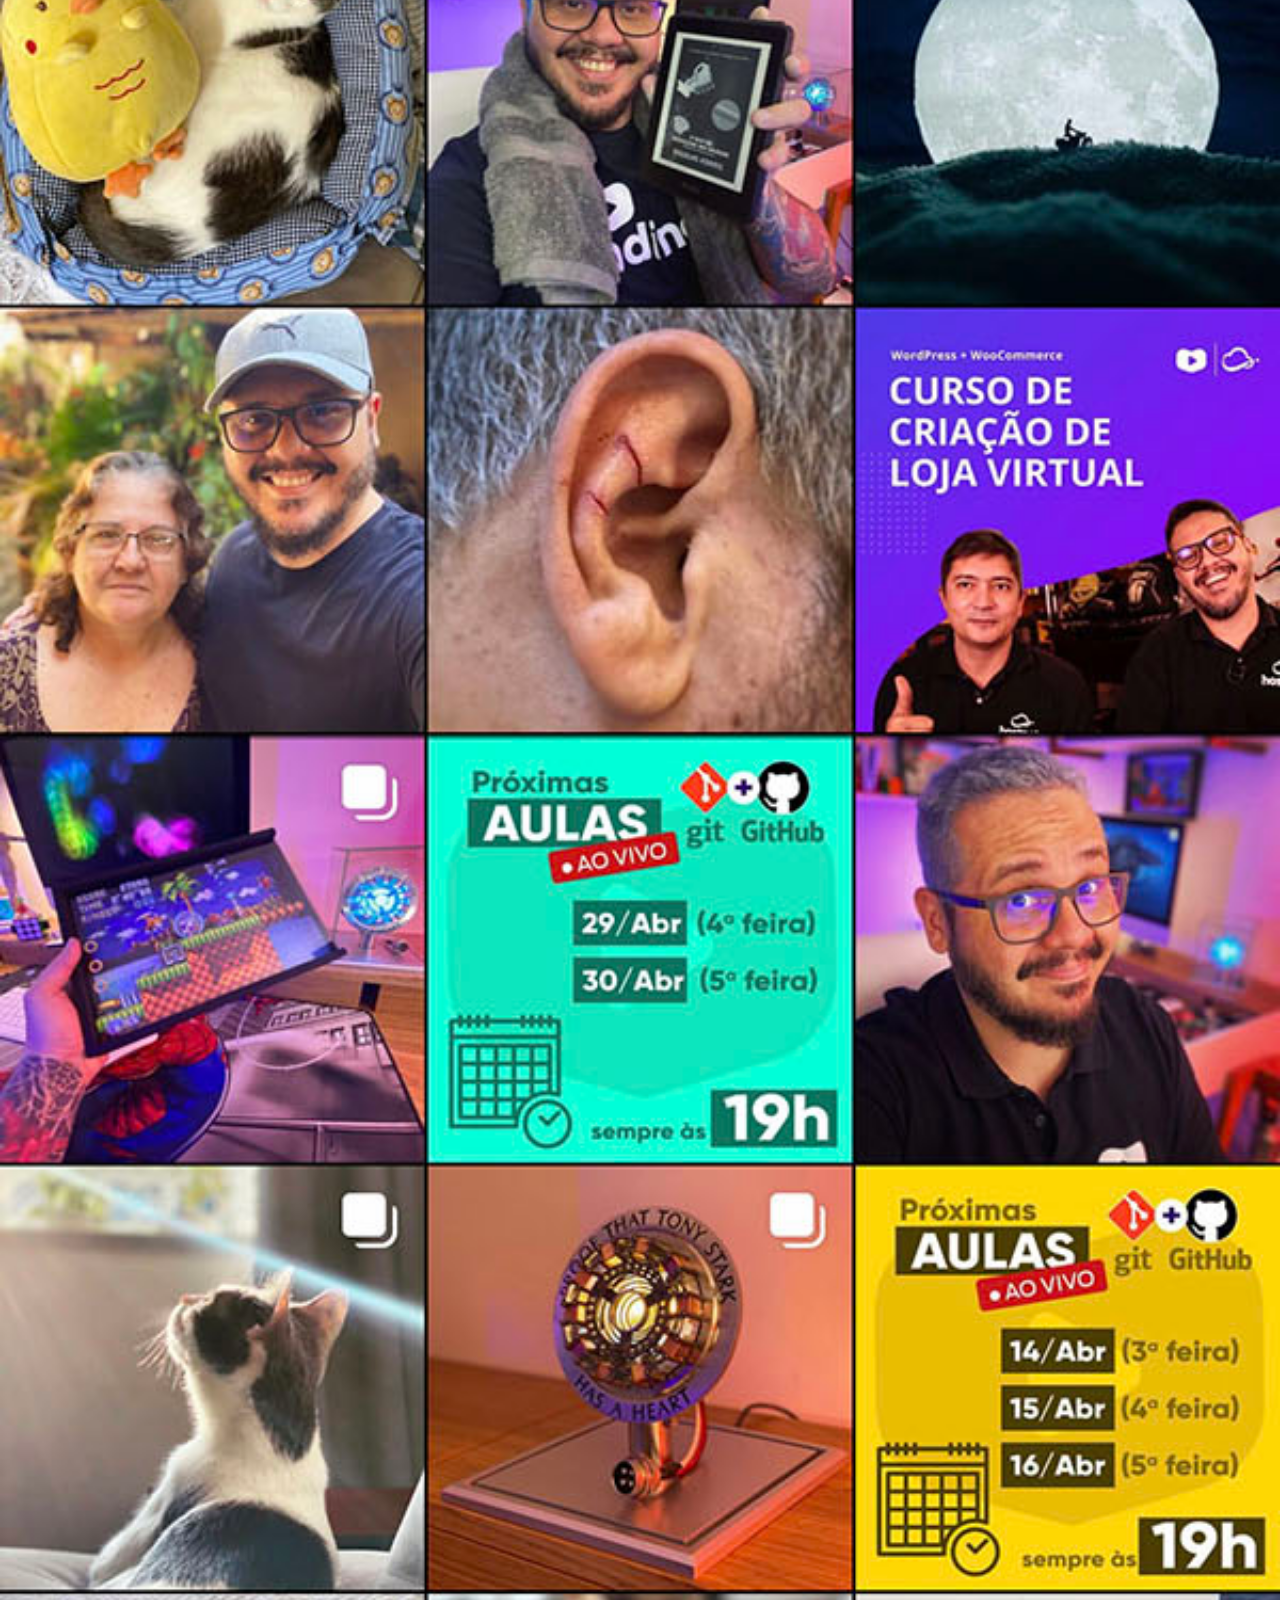
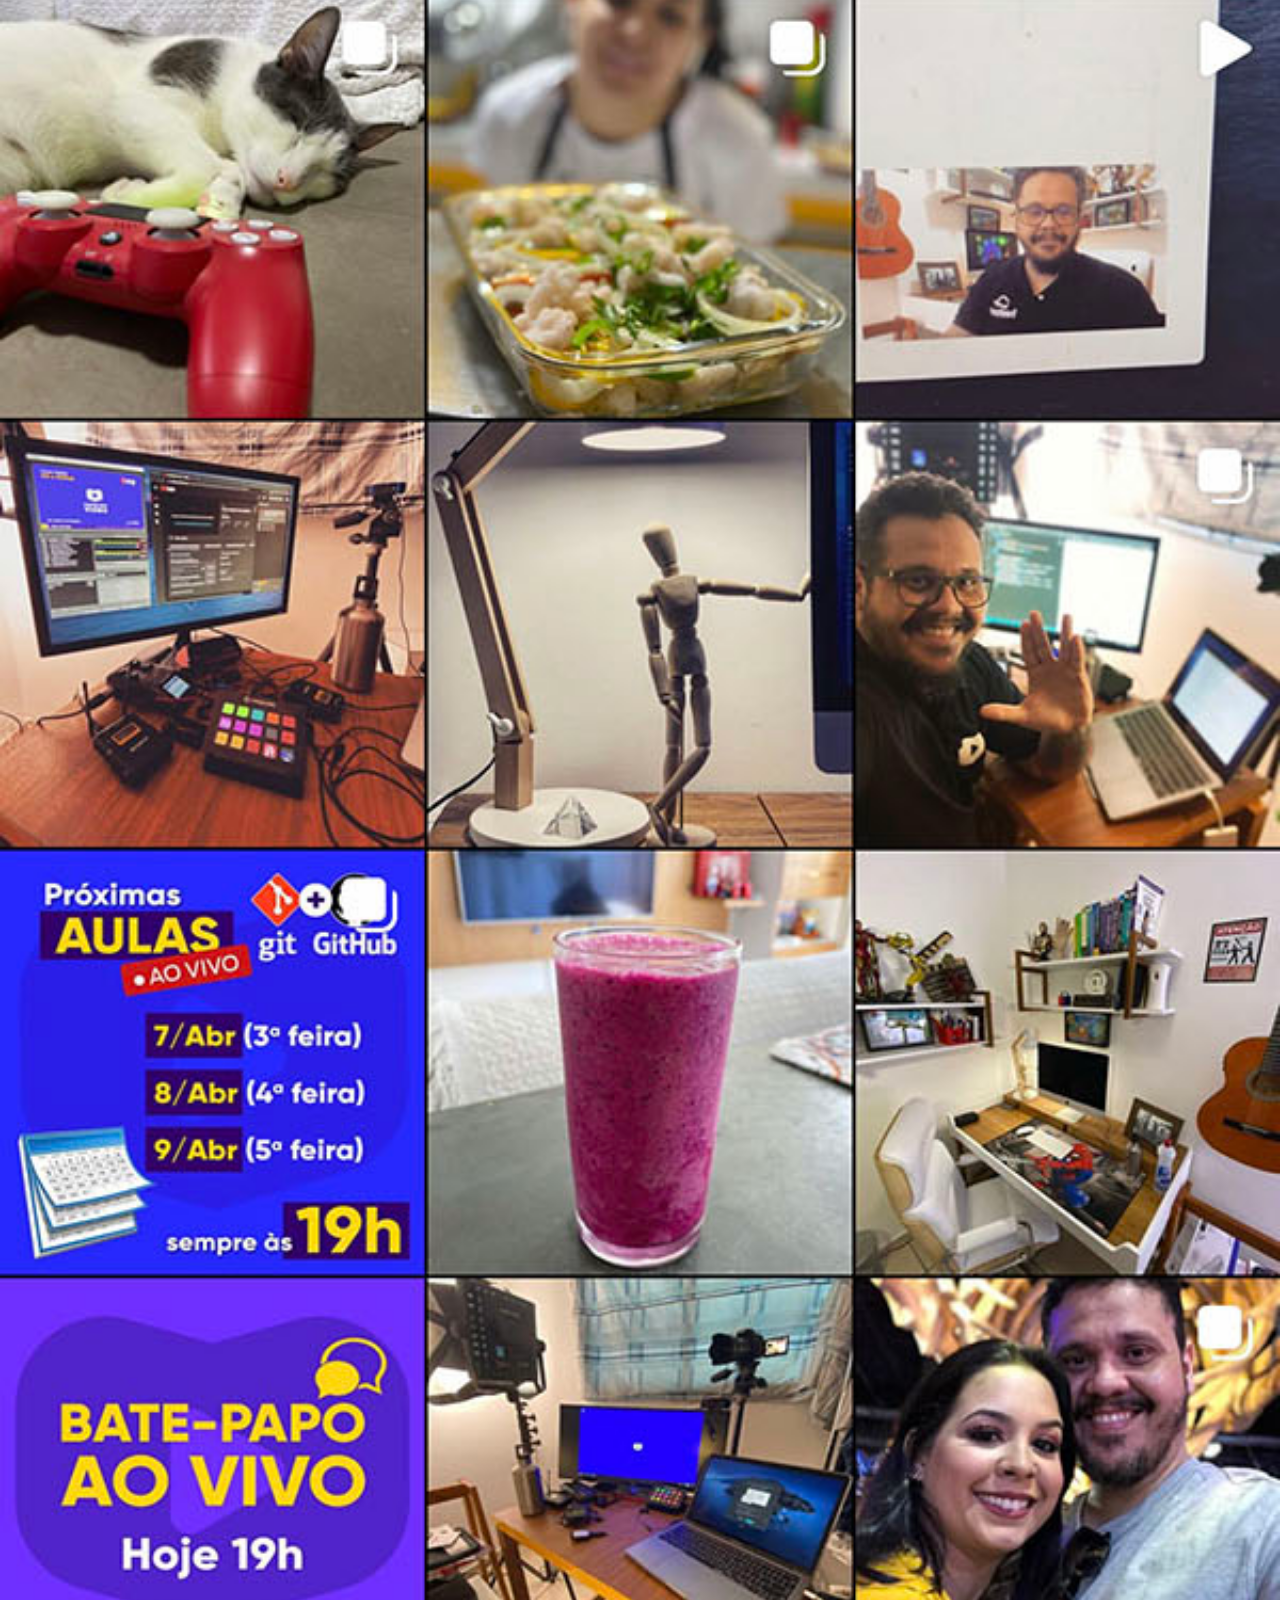
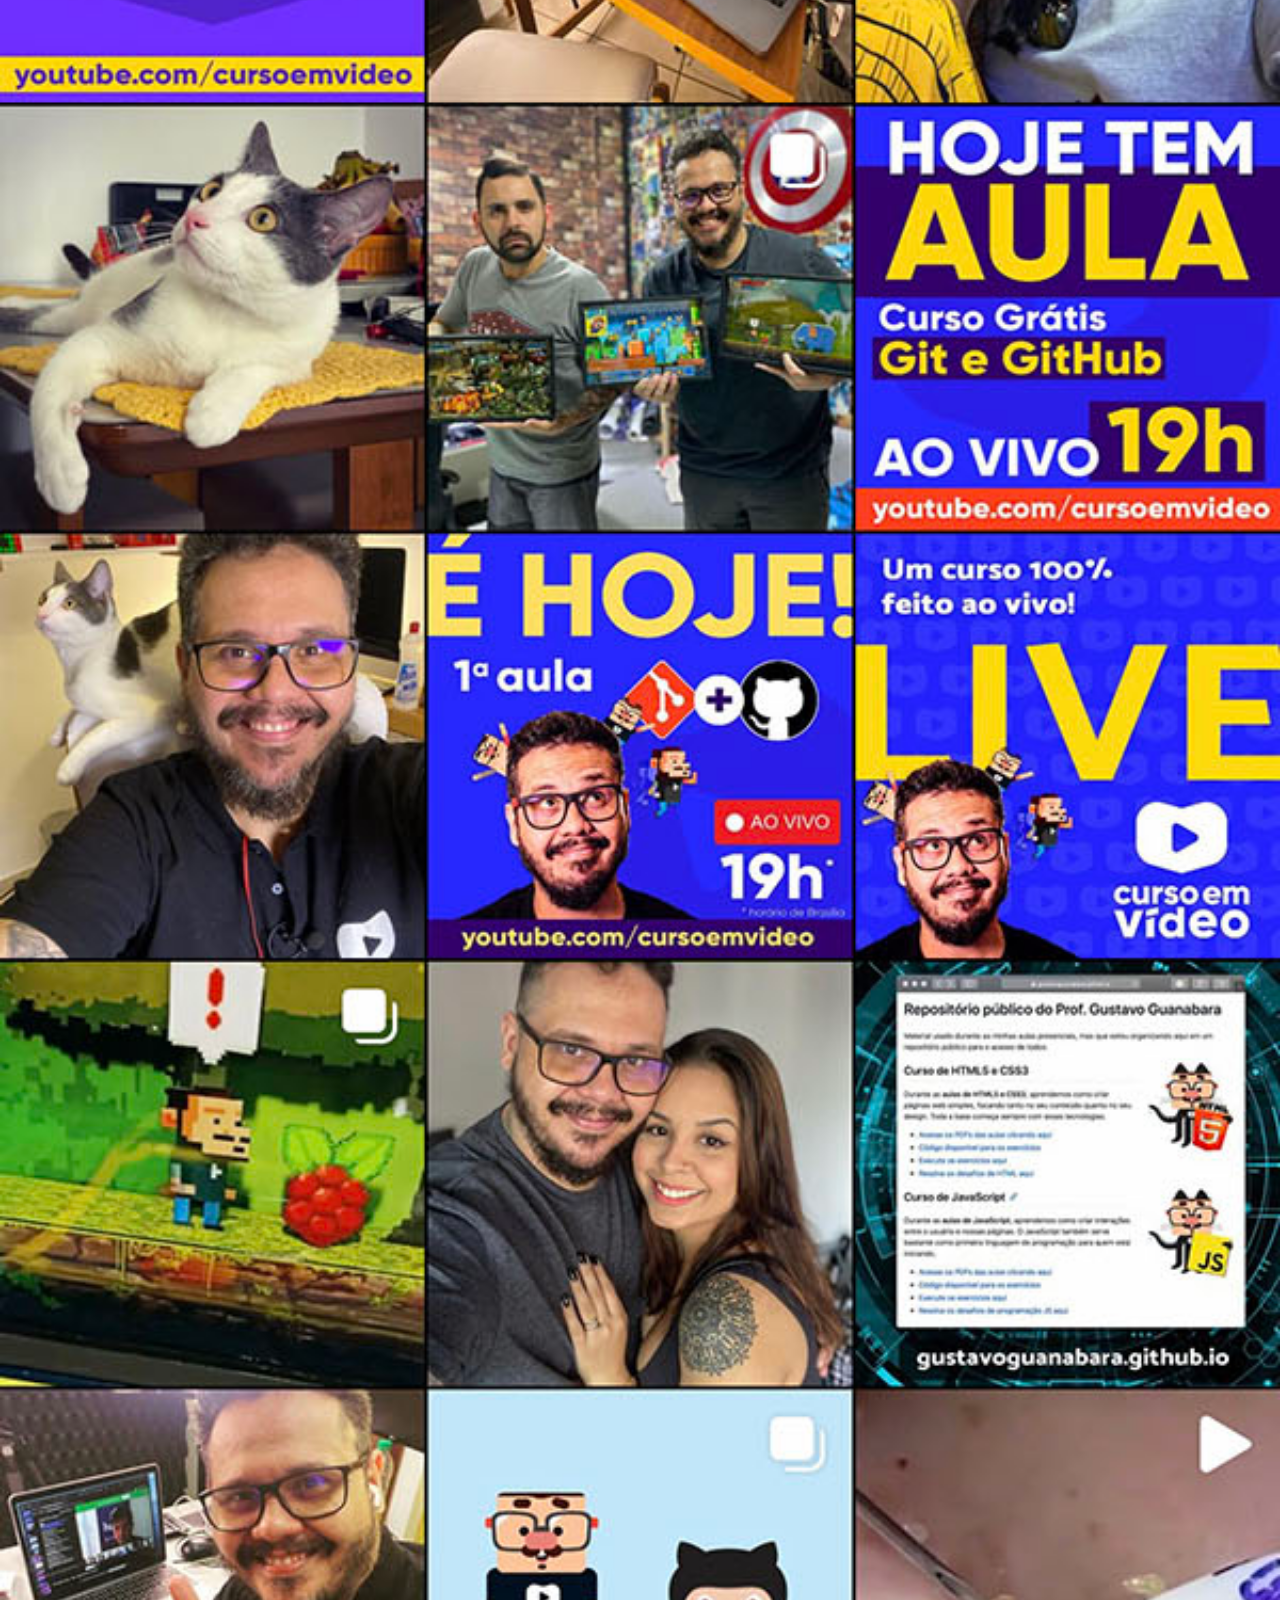
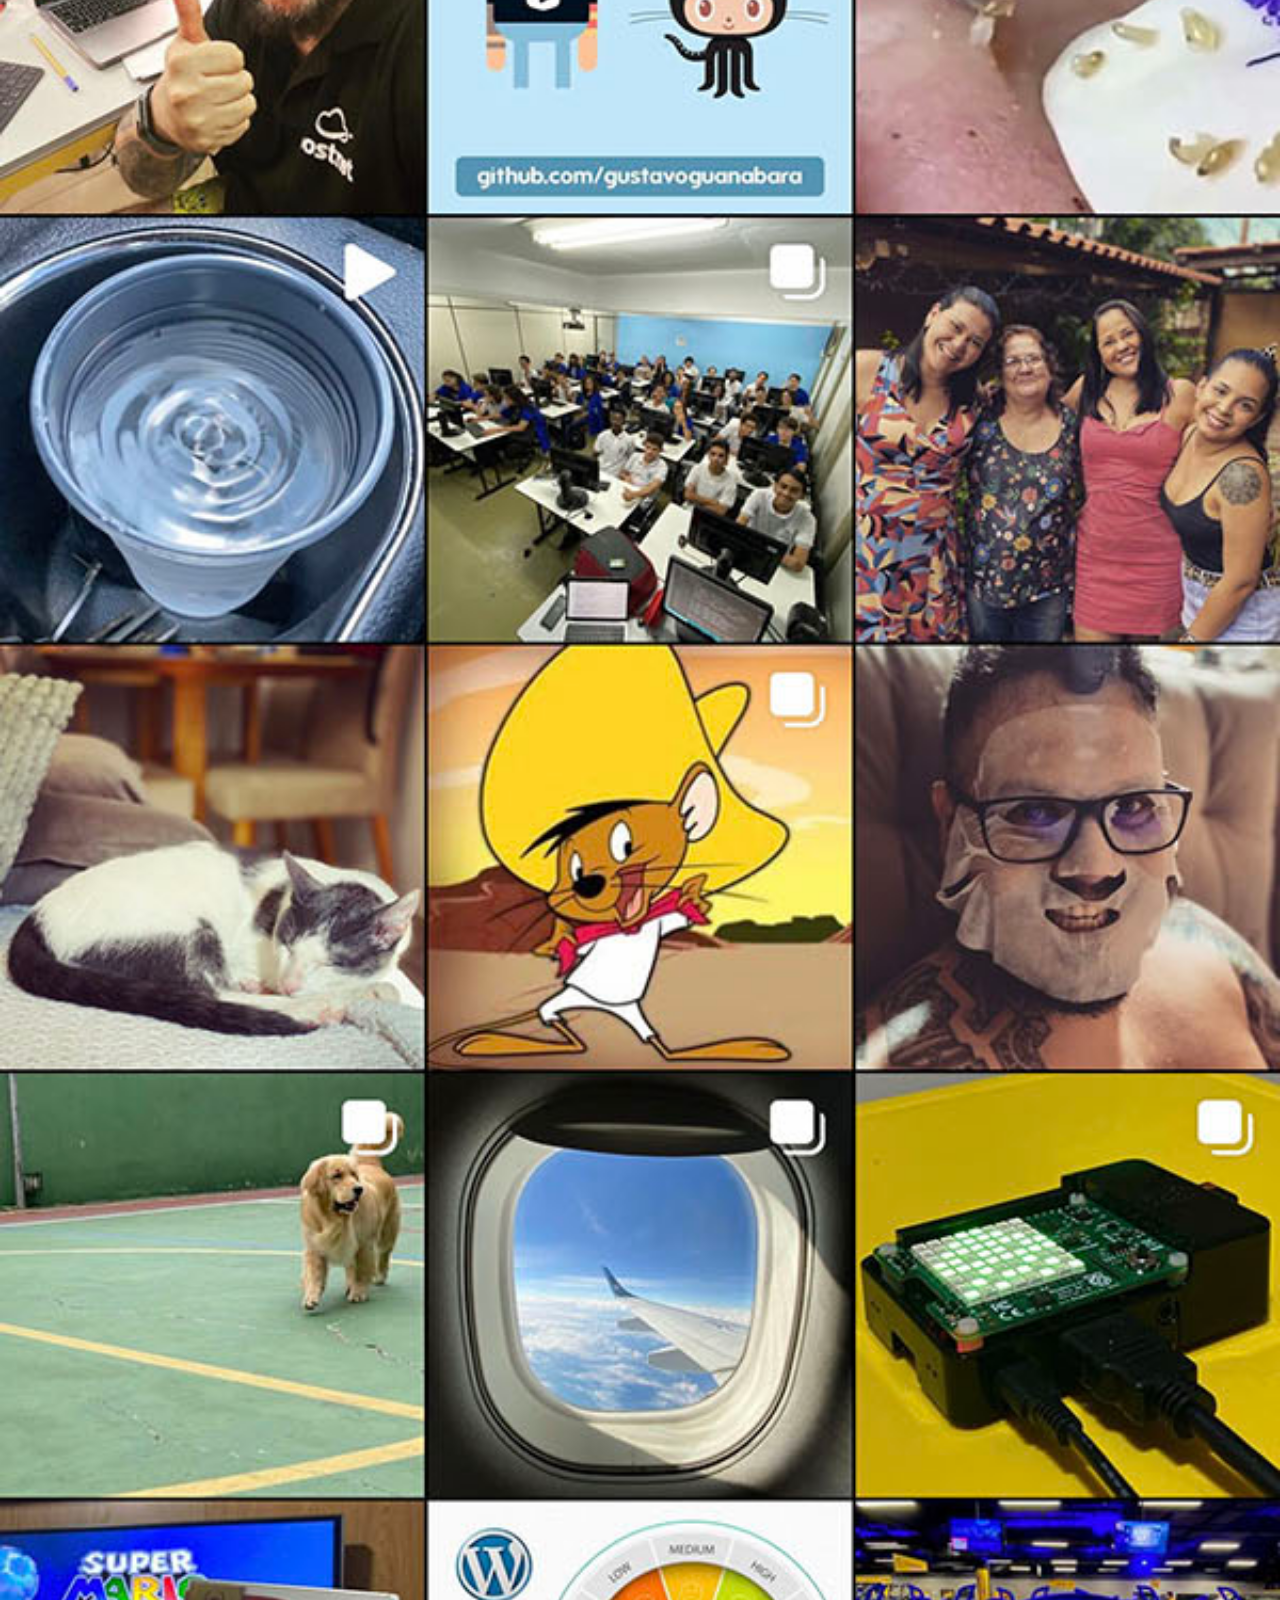
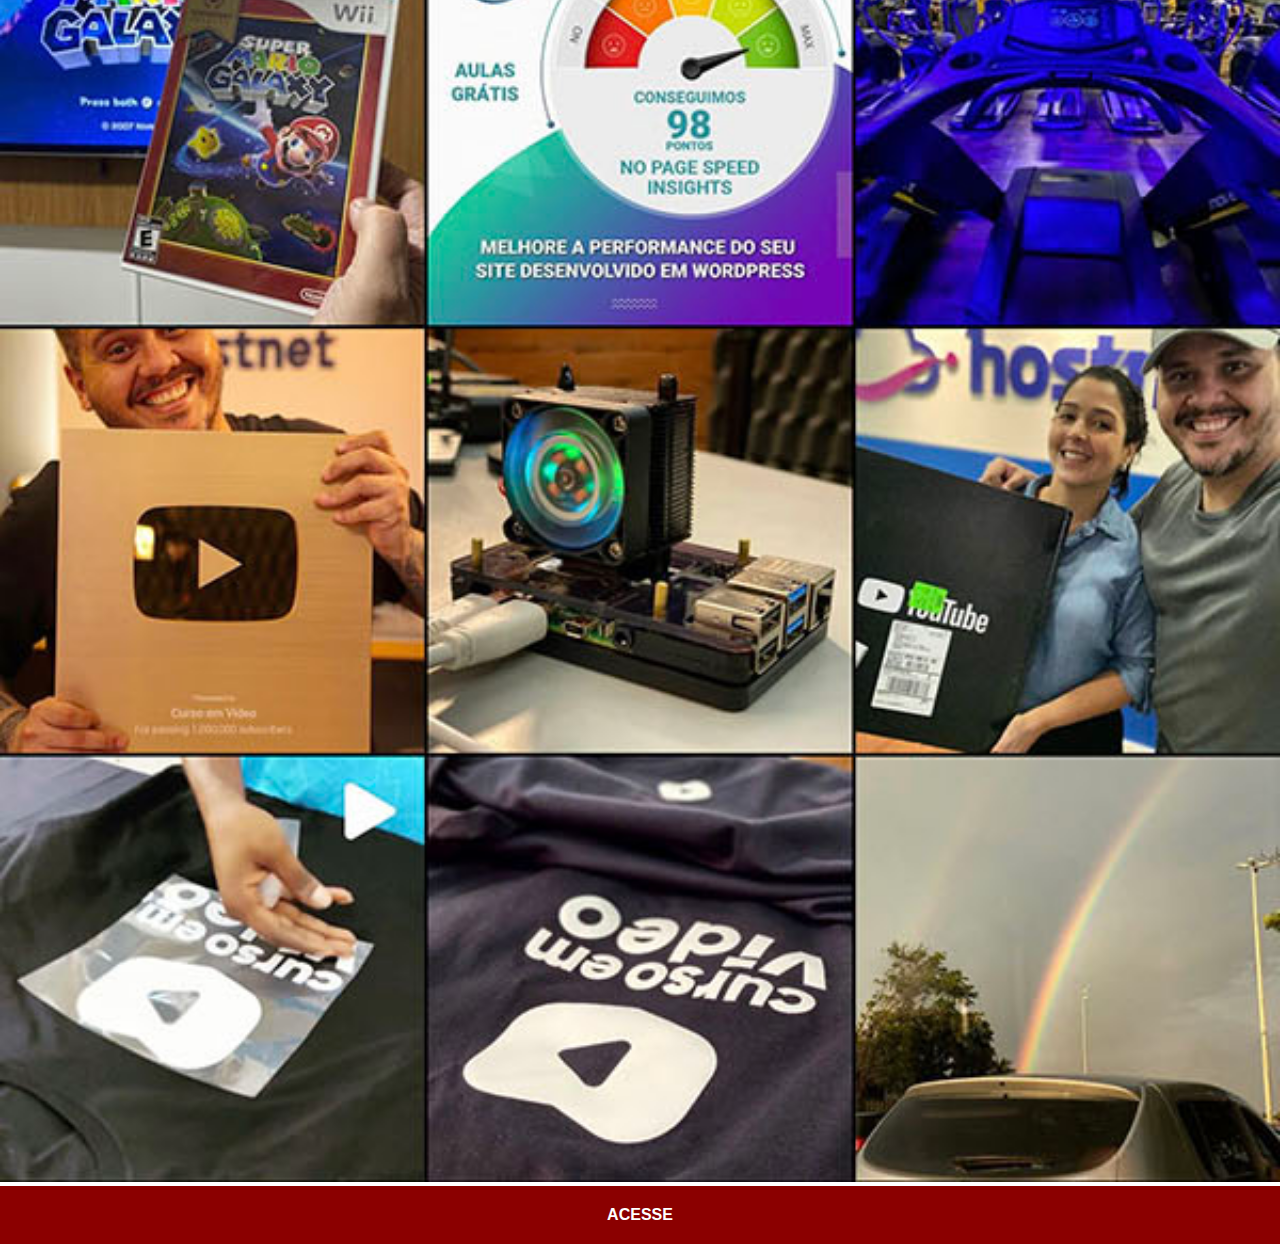
<file: ig.html>
<!DOCTYPE html>
<html lang="pt-br">
<head>
    <meta charset="UTF-8">
    <meta http-equiv="X-UA-Compatible" content="IE=edge">
    <meta name="viewport" content="width=device-width, initial-scale=1.0">
    <title>Instagram</title>
    <link rel="stylesheet" href="estilos/social.css">
</head>
<body>
    <img src="imagens/tela-instagram.jpg" alt="Github">
    <a href="https://www.instagram.com/gustavoguanabara/" target="_blank">ACESSE</a>
</body>
</html>
</file>
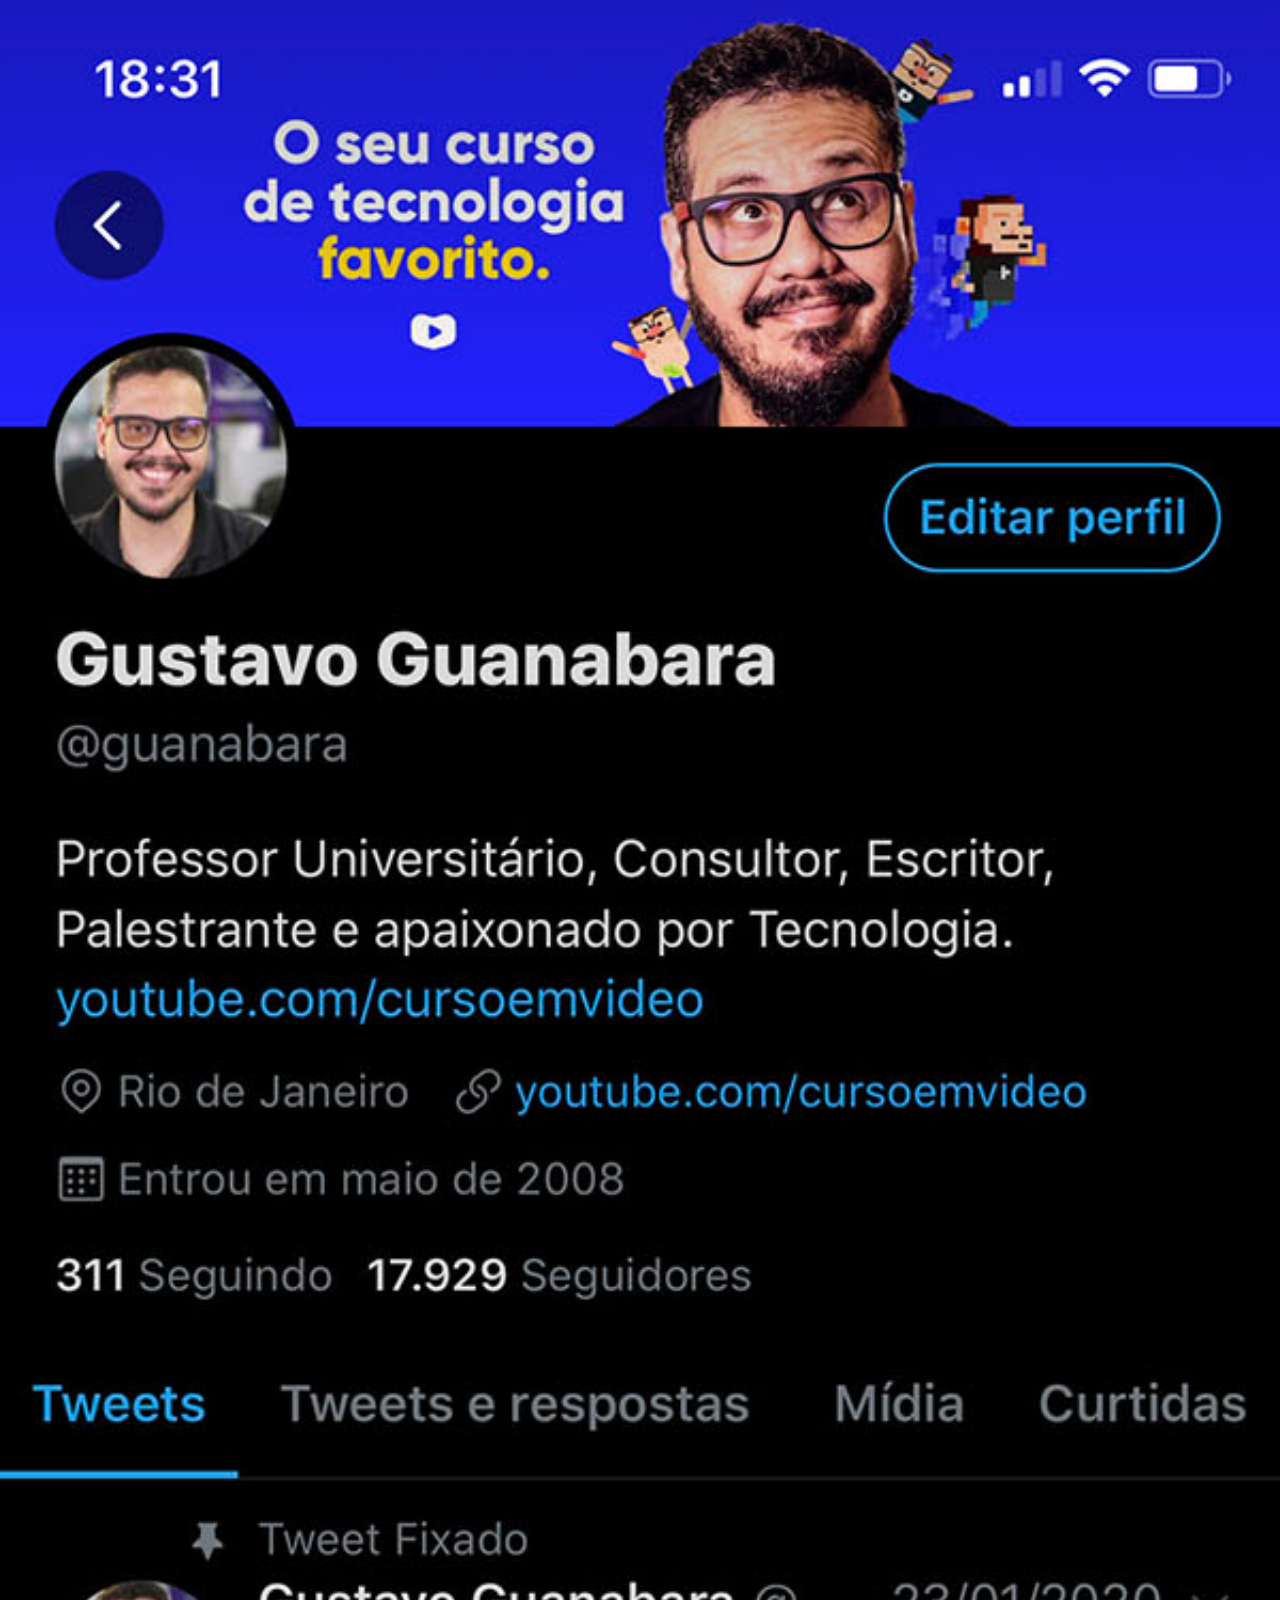
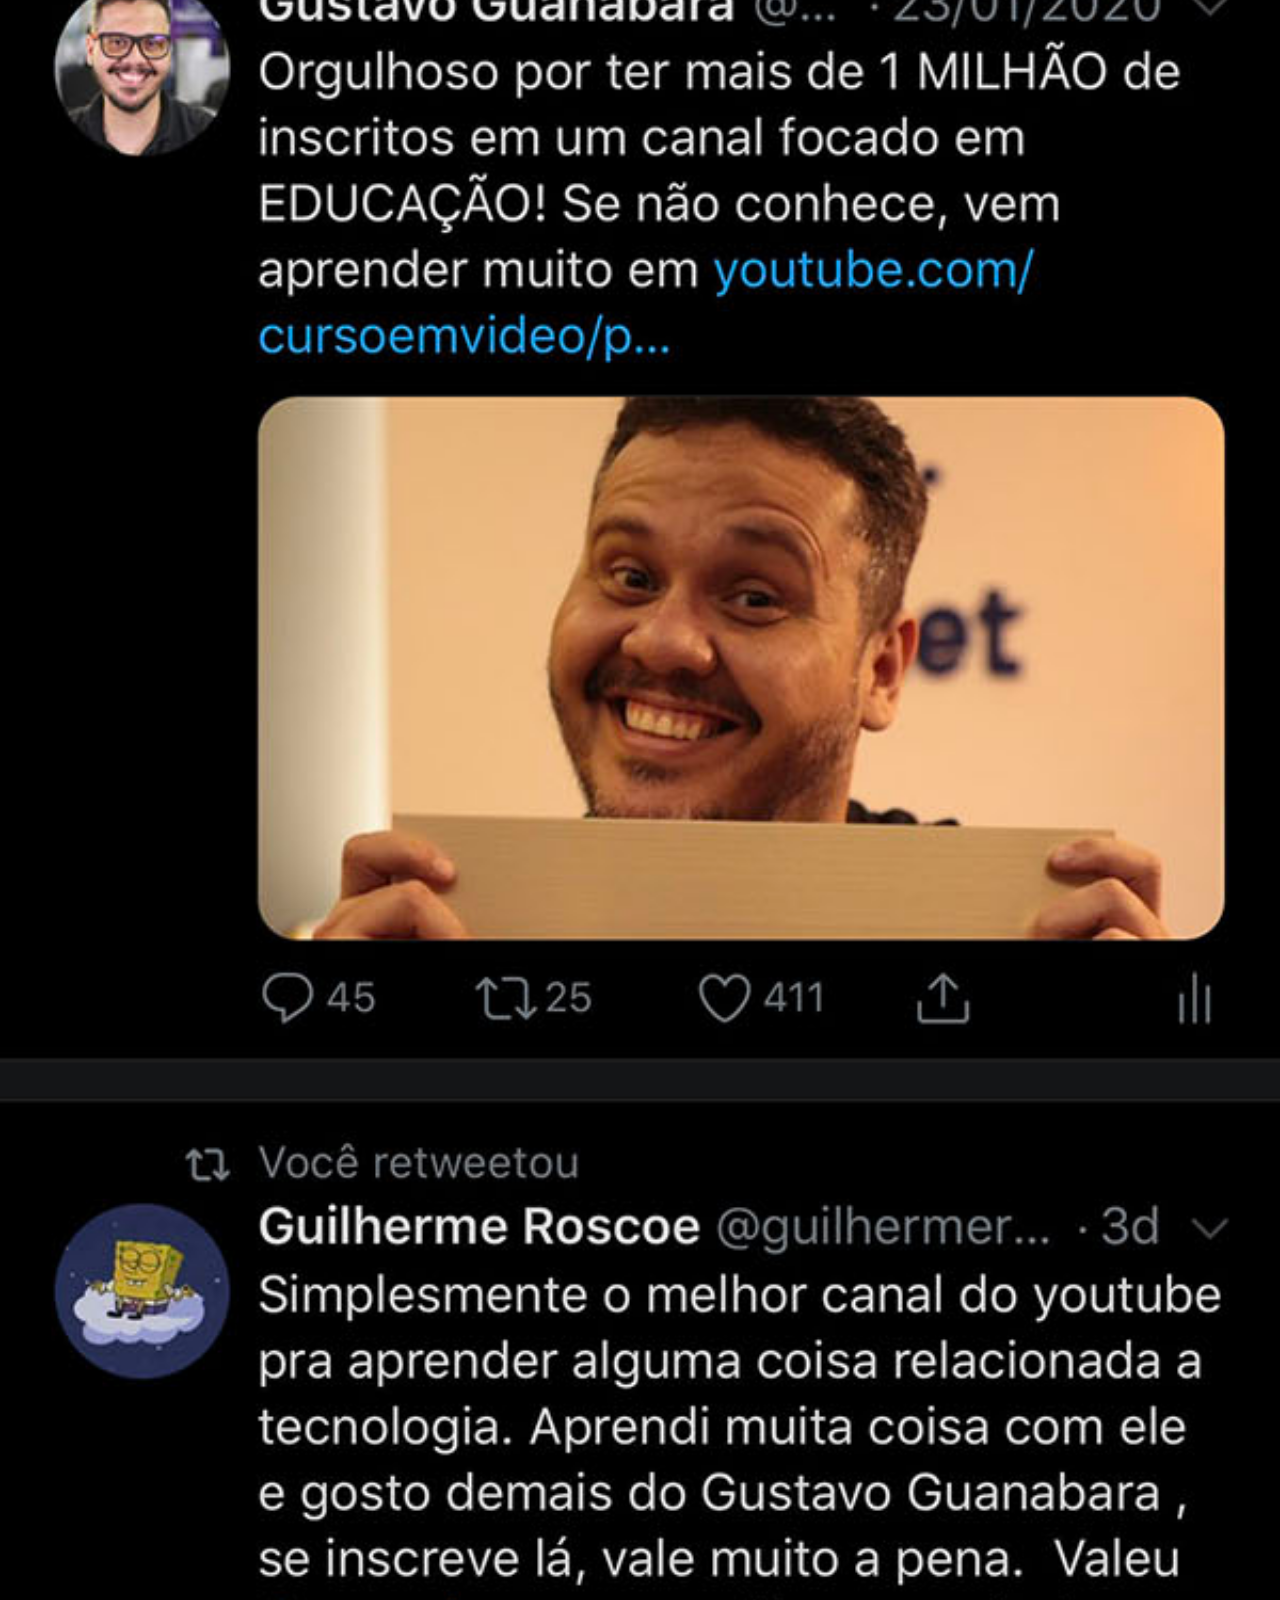
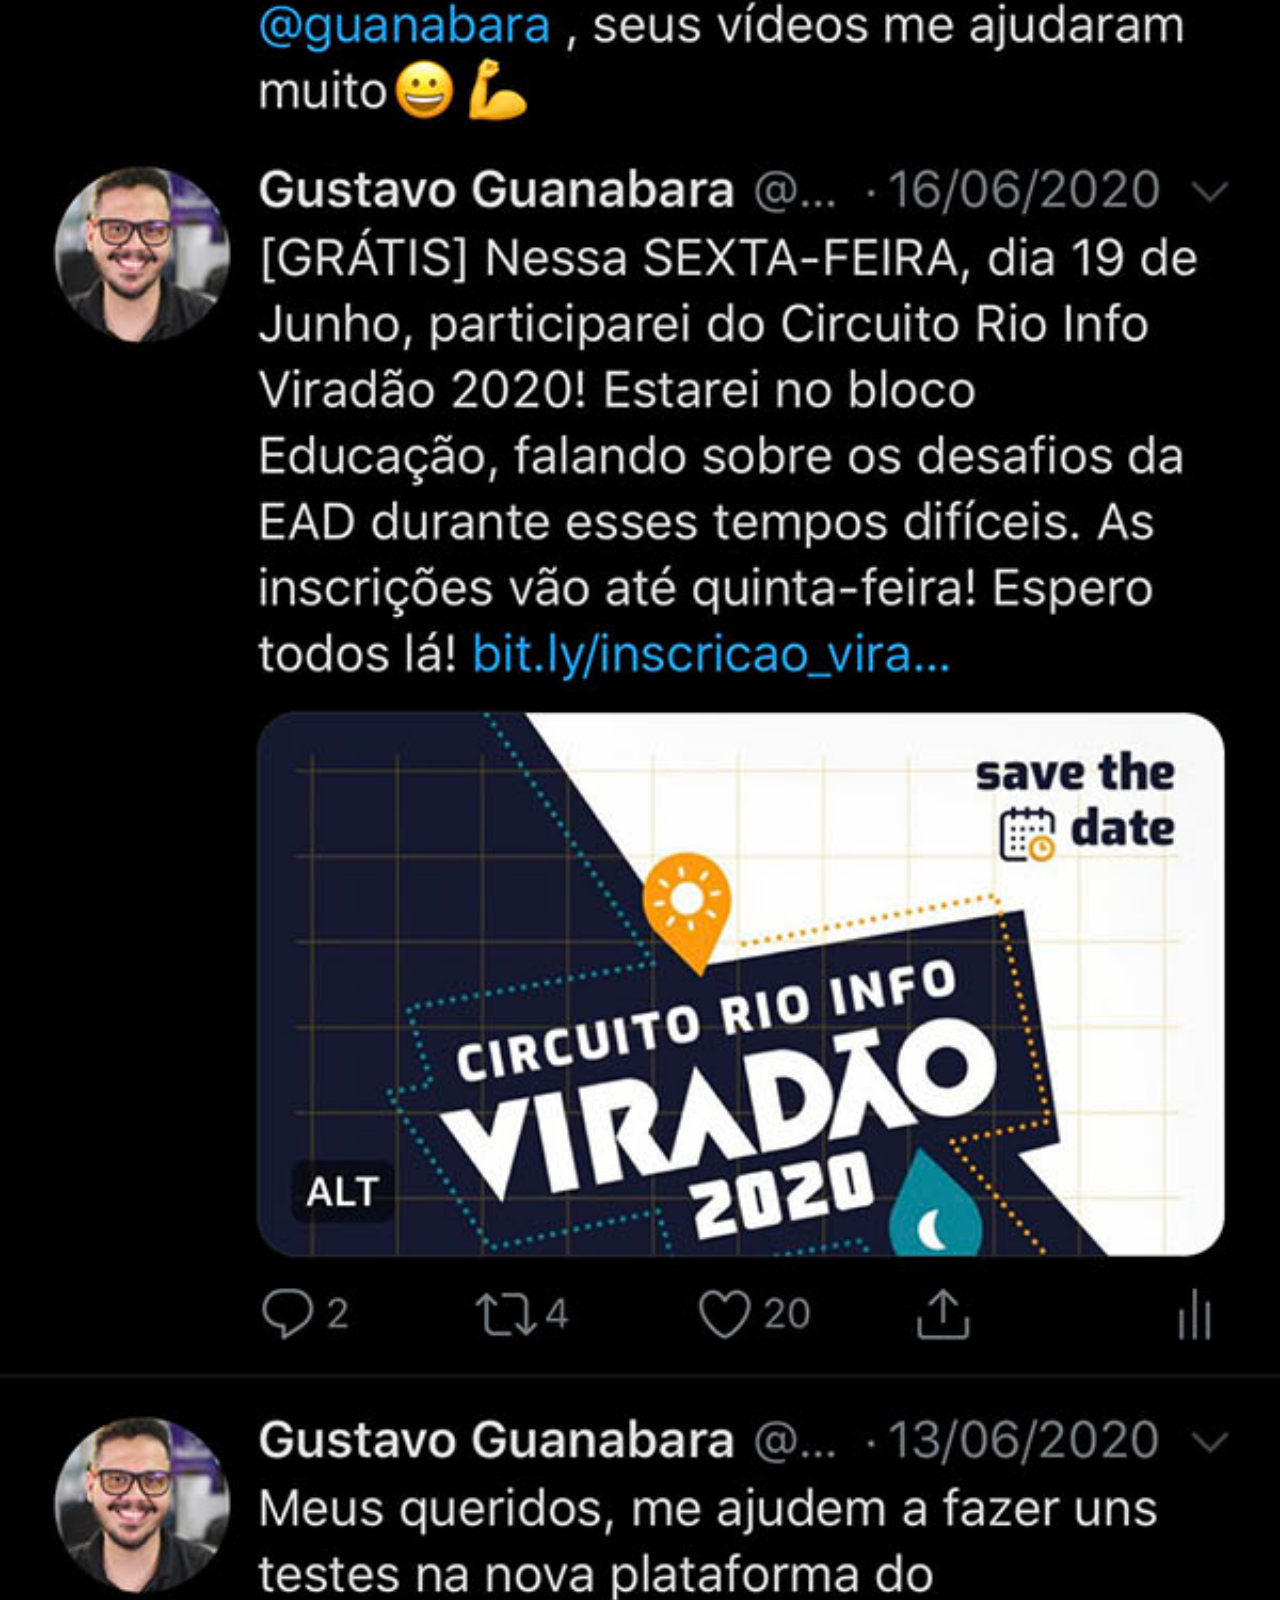
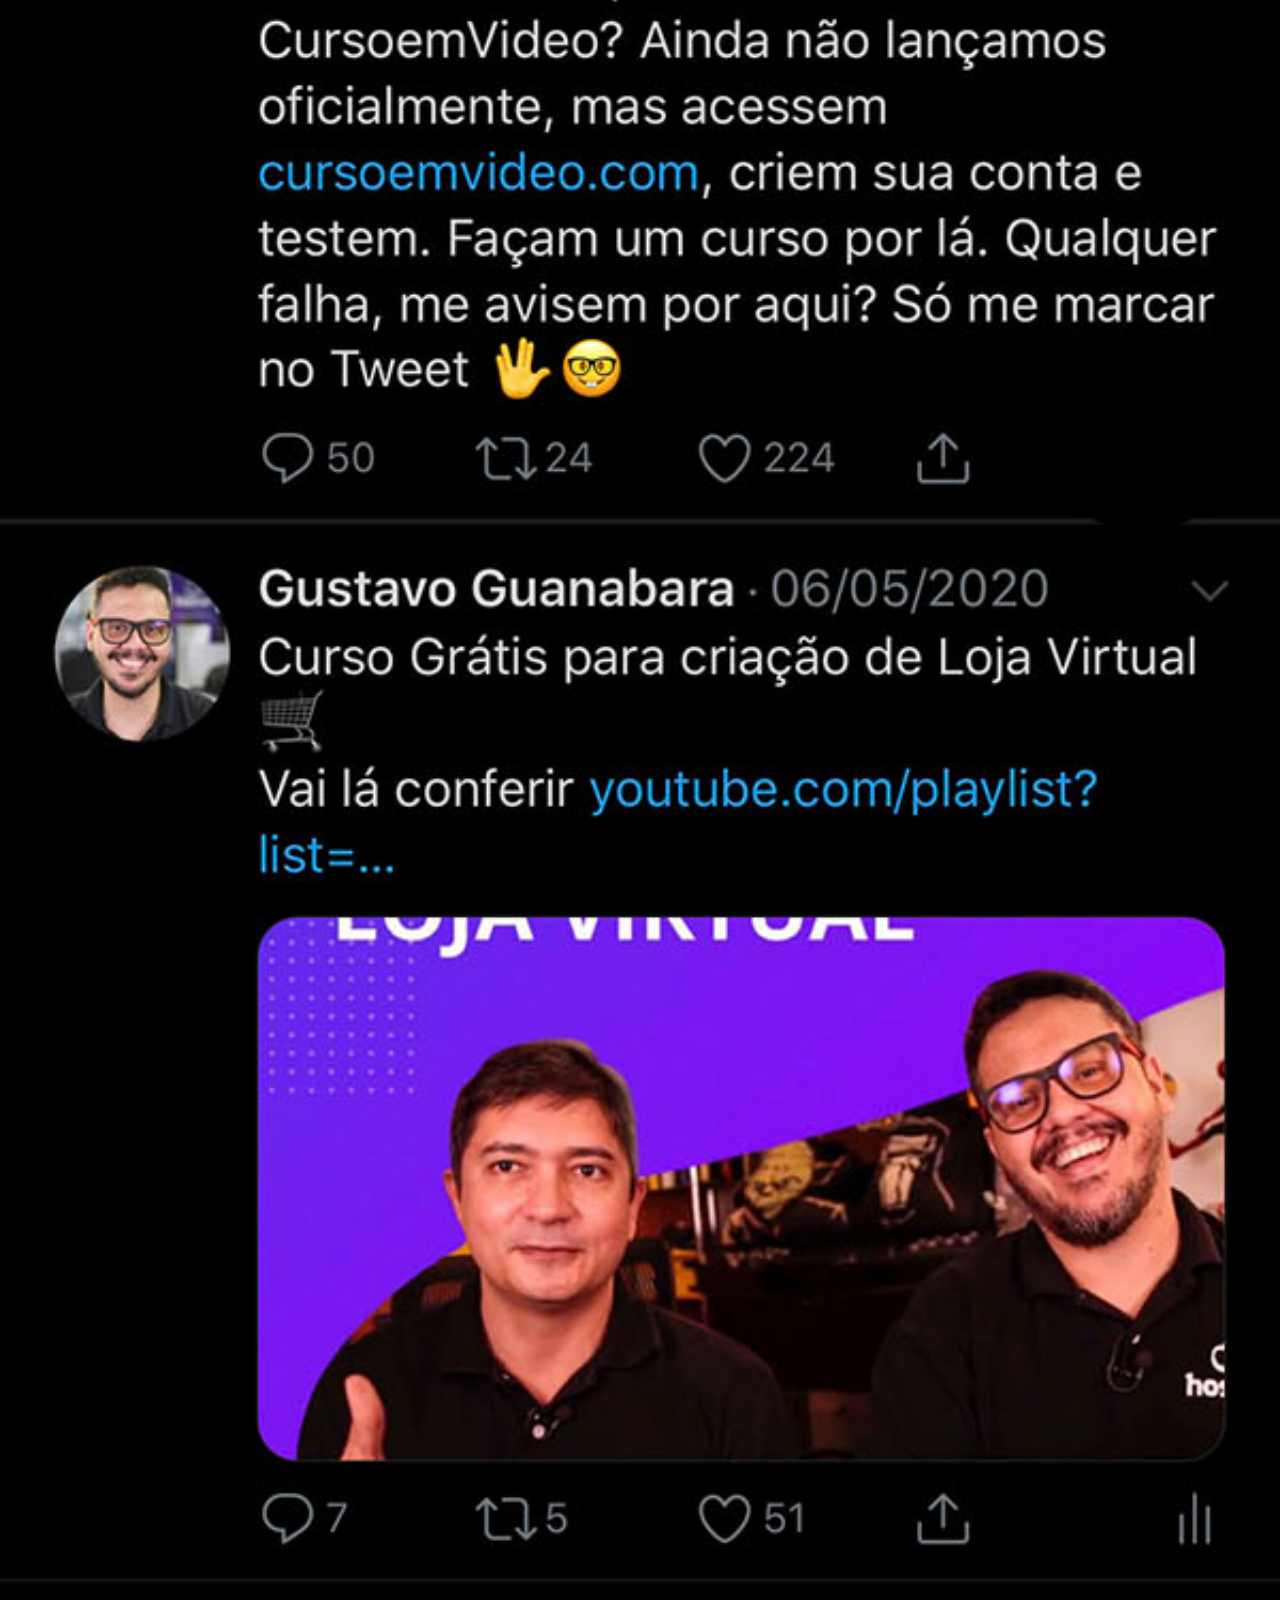
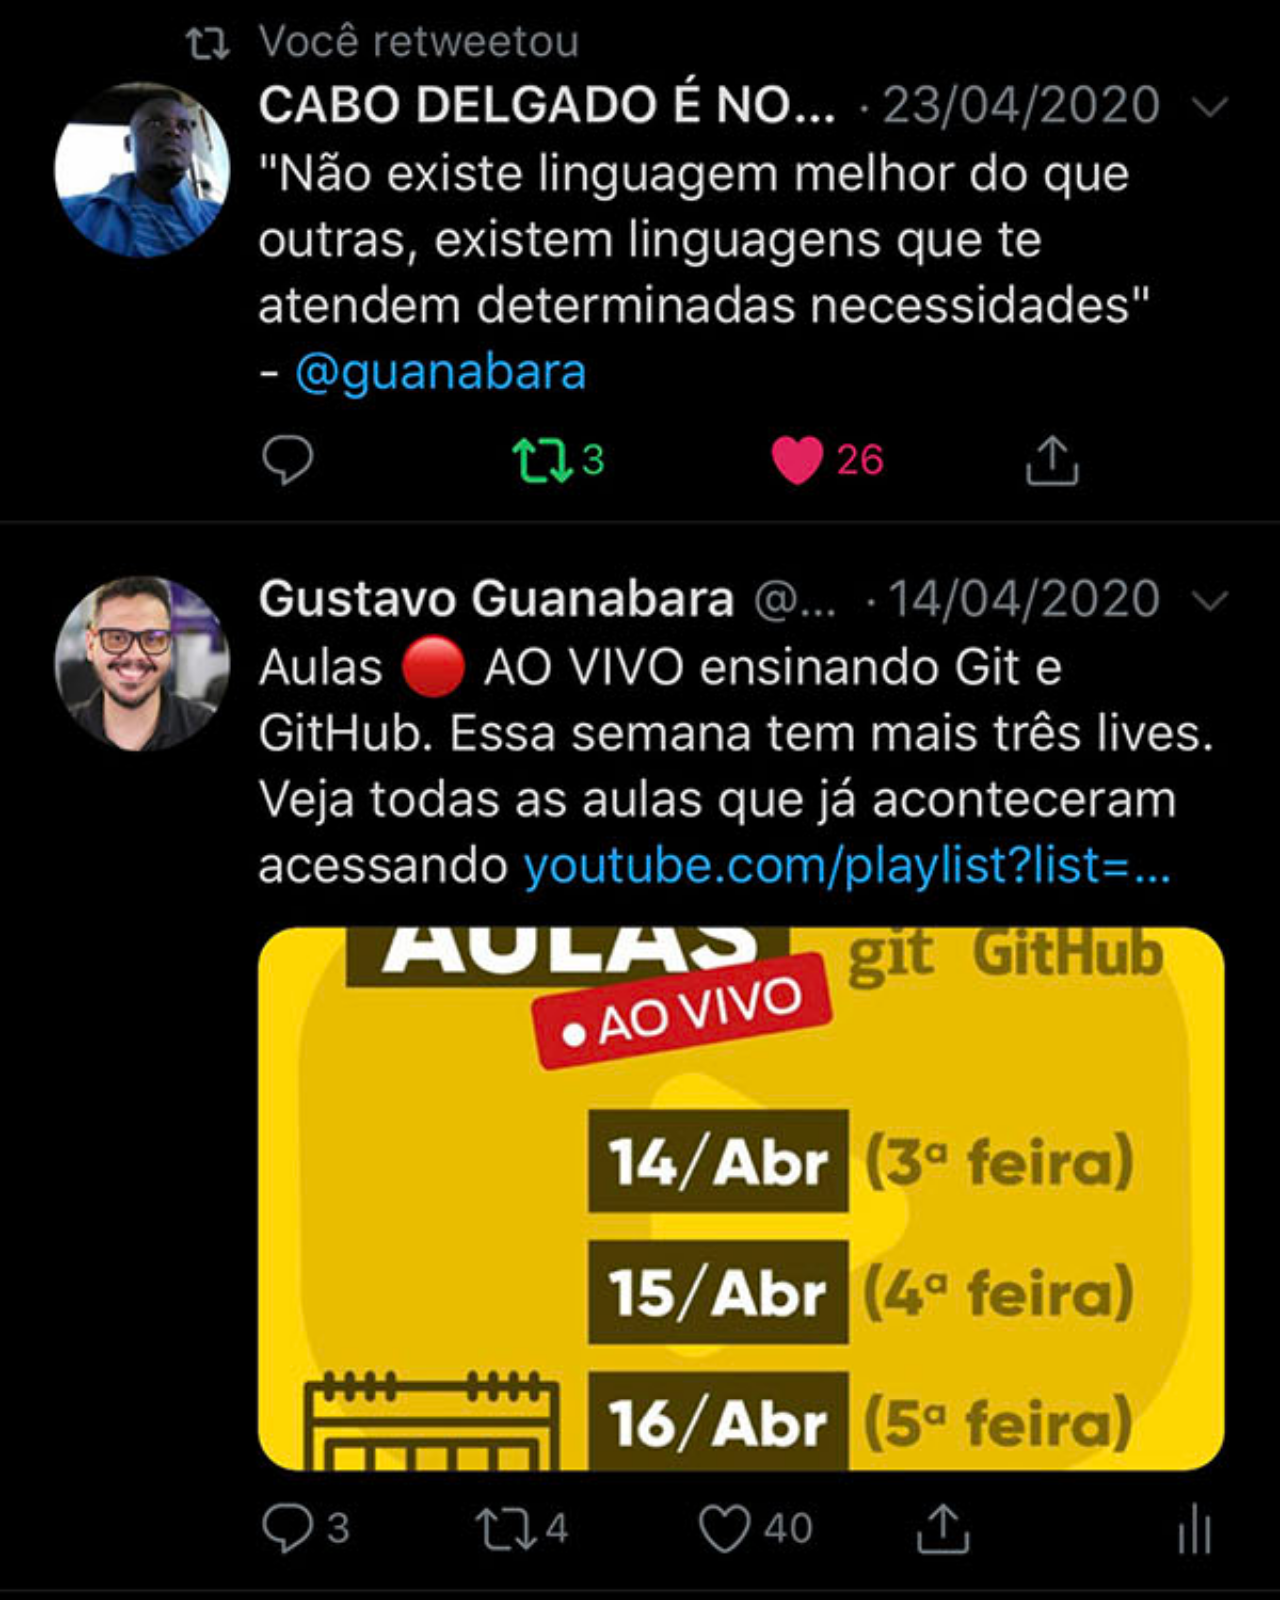
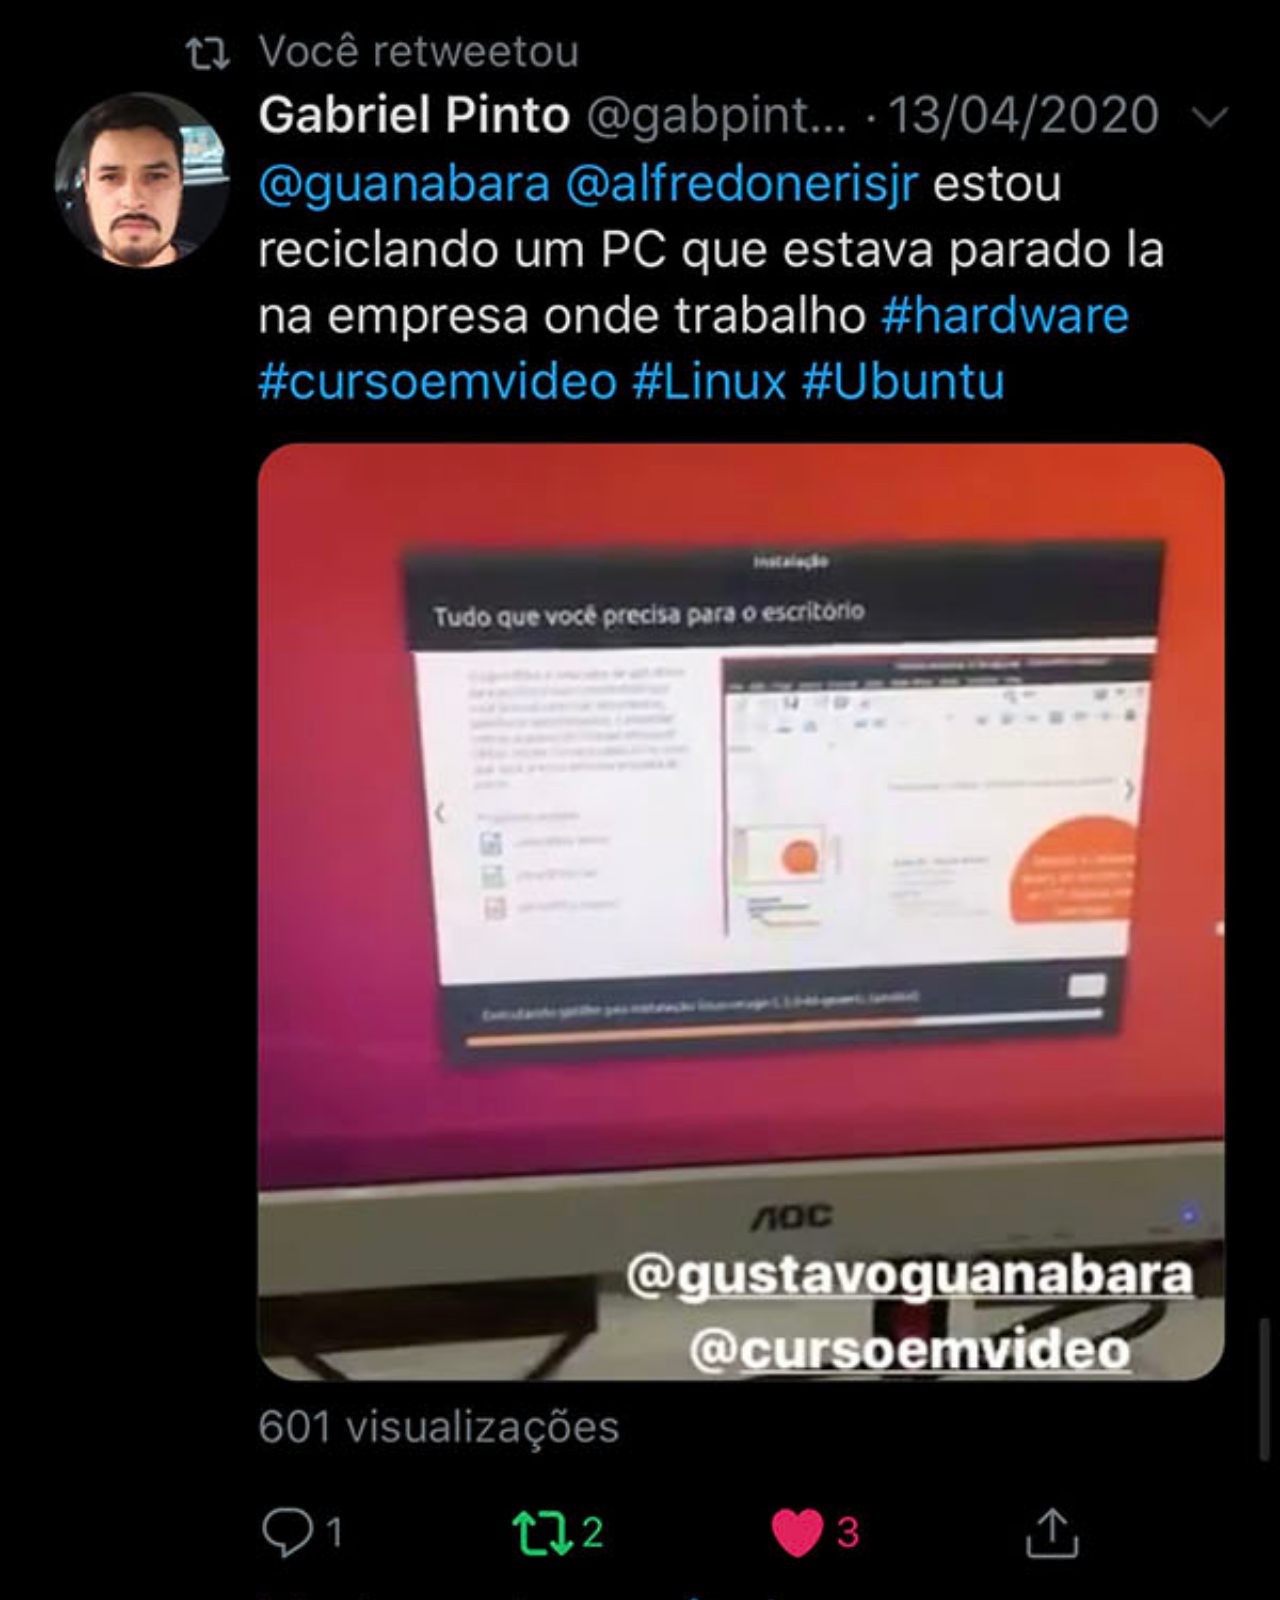
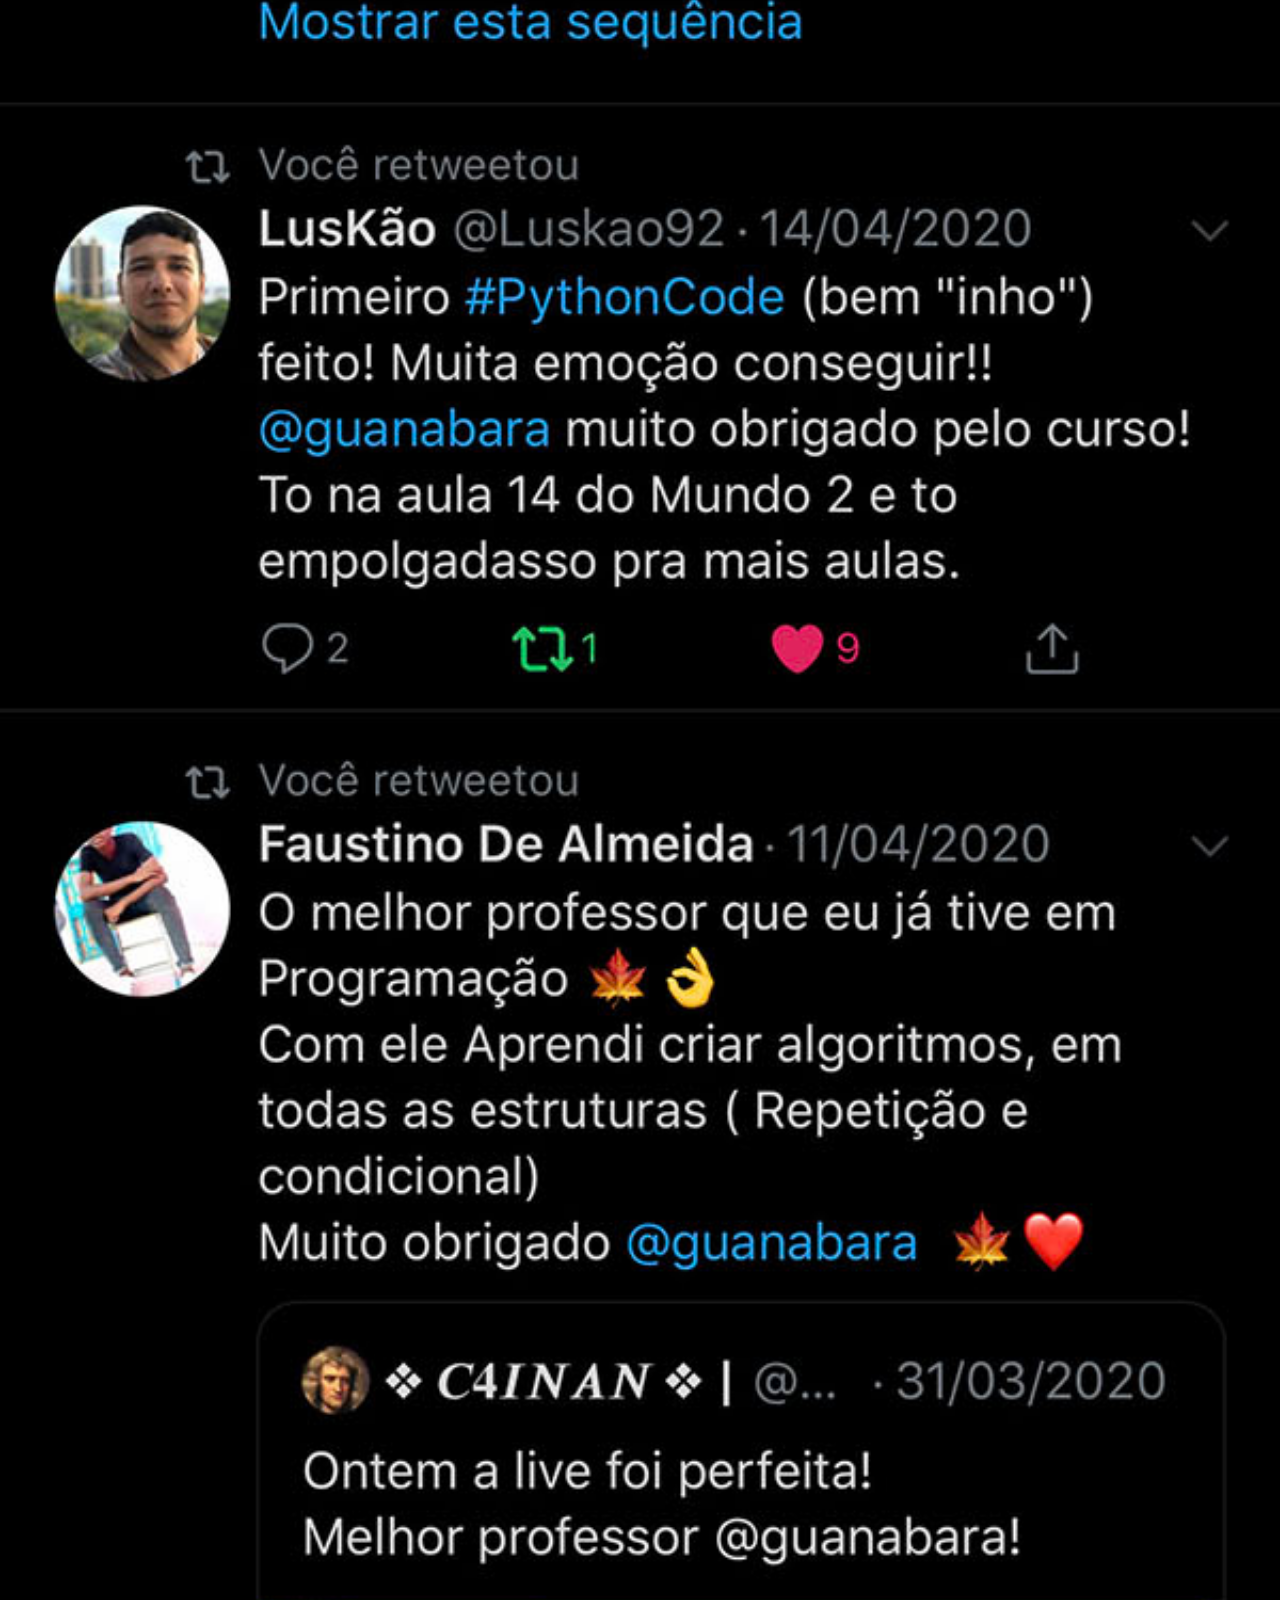
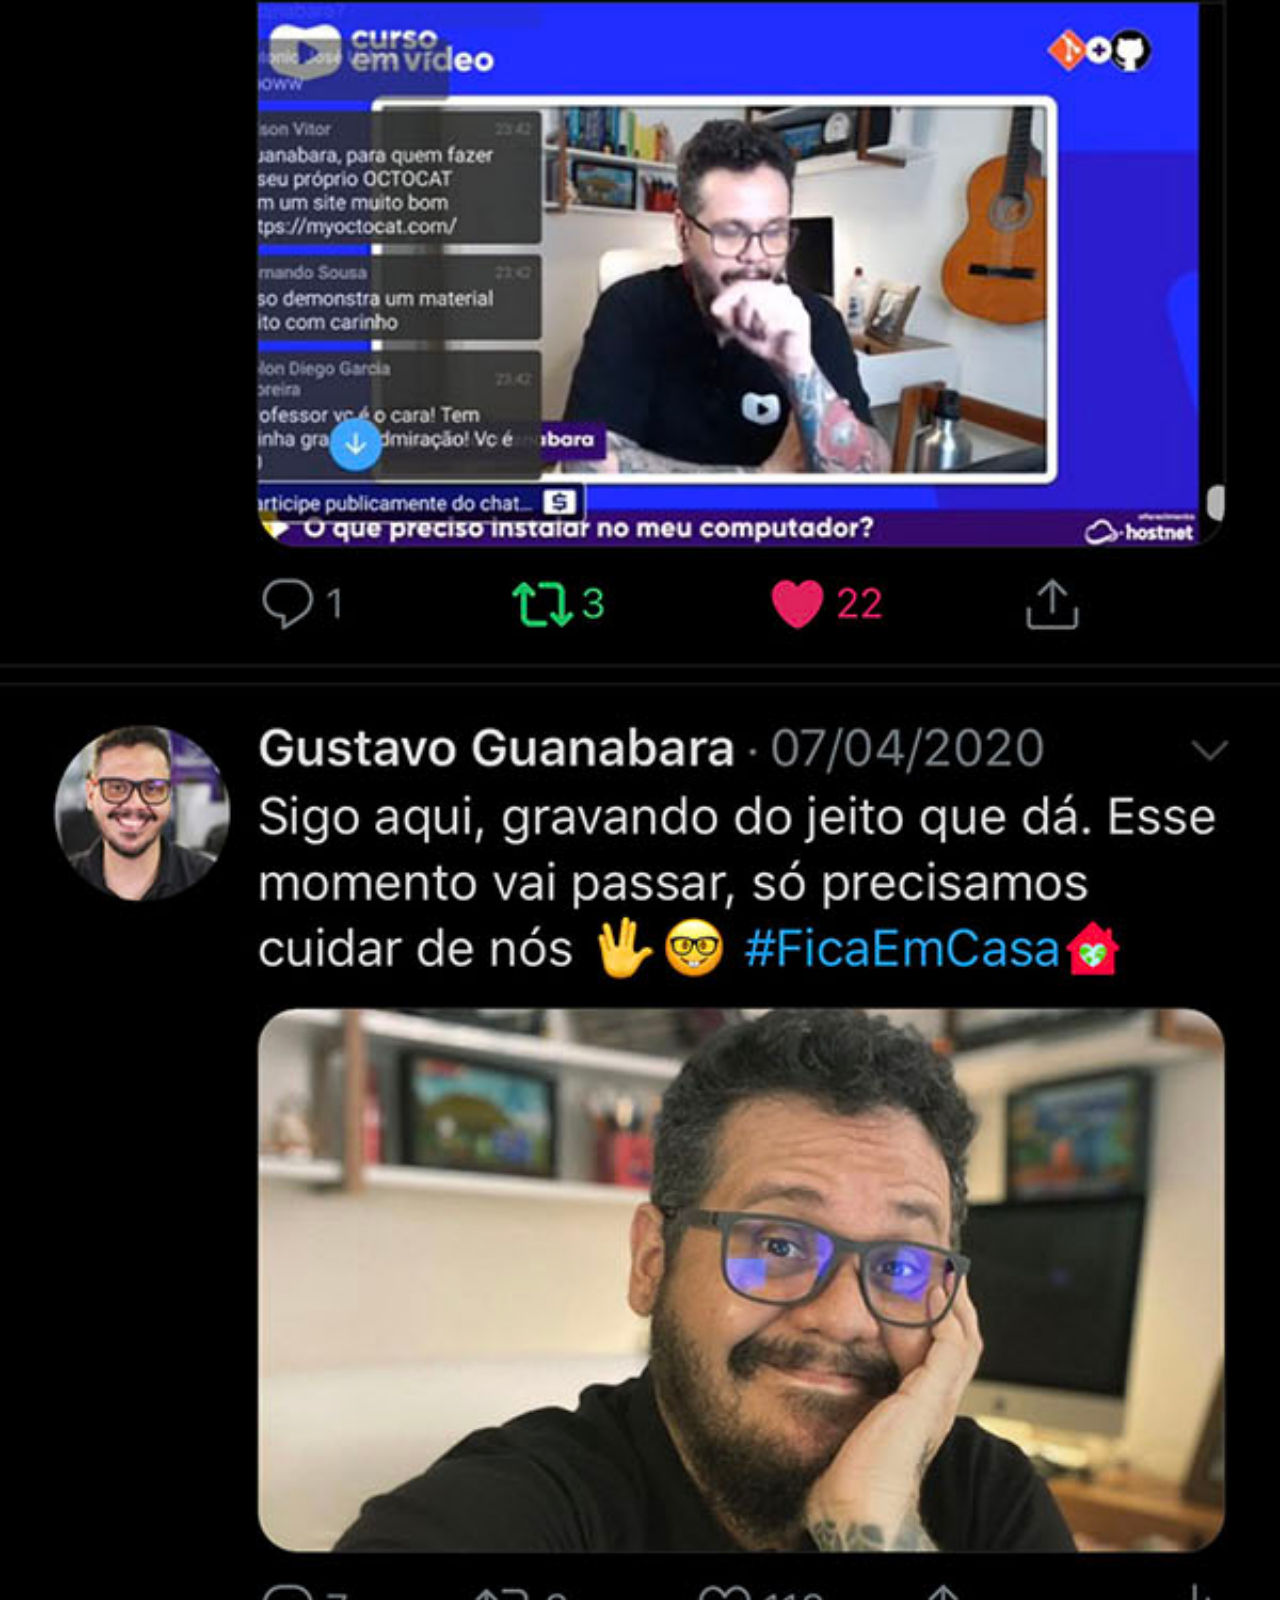
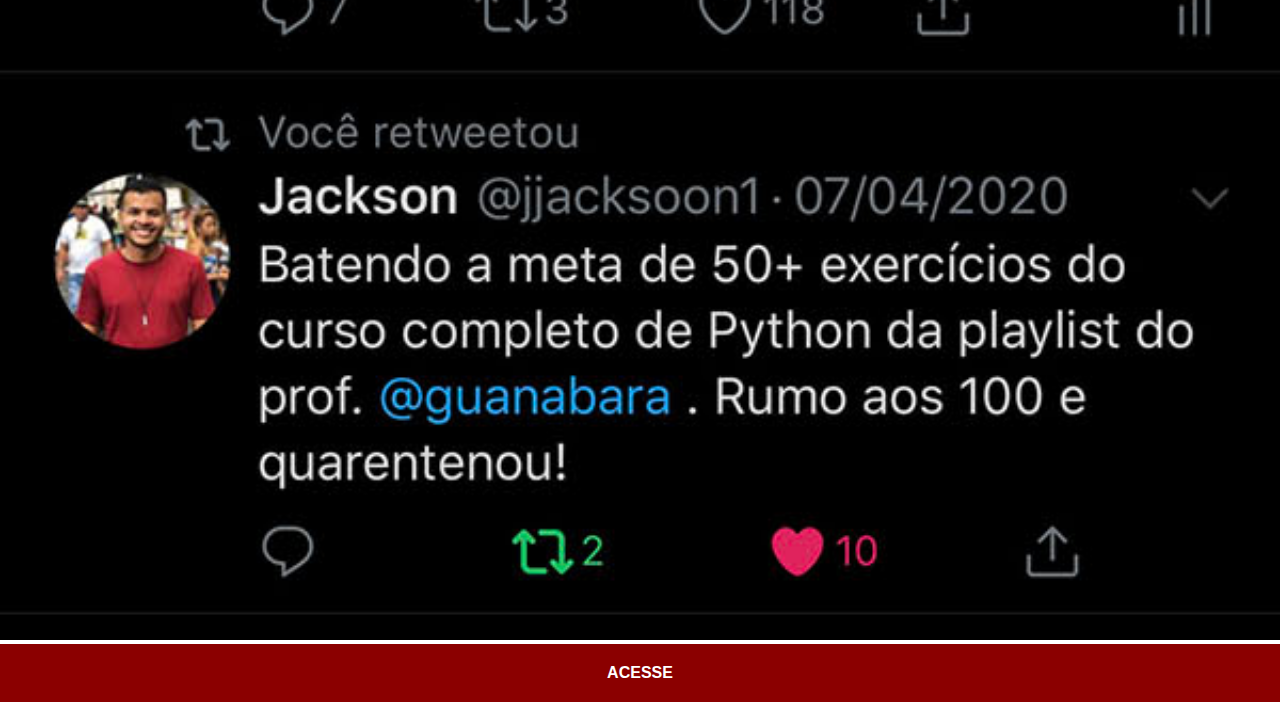
<file: tt.html>
<!DOCTYPE html>
<html lang="pt-br">
<head>
    <meta charset="UTF-8">
    <meta http-equiv="X-UA-Compatible" content="IE=edge">
    <meta name="viewport" content="width=device-width, initial-scale=1.0">
    <title>Twitter</title>
    <link rel="stylesheet" href="estilos/social.css">
</head>
<body>
    <img src="imagens/tela-twitter.jpg" alt="Twitter">
    <a href="https://twitter.com/guanabara" target="_blank">ACESSE</a>
</body>
</html>
</file>
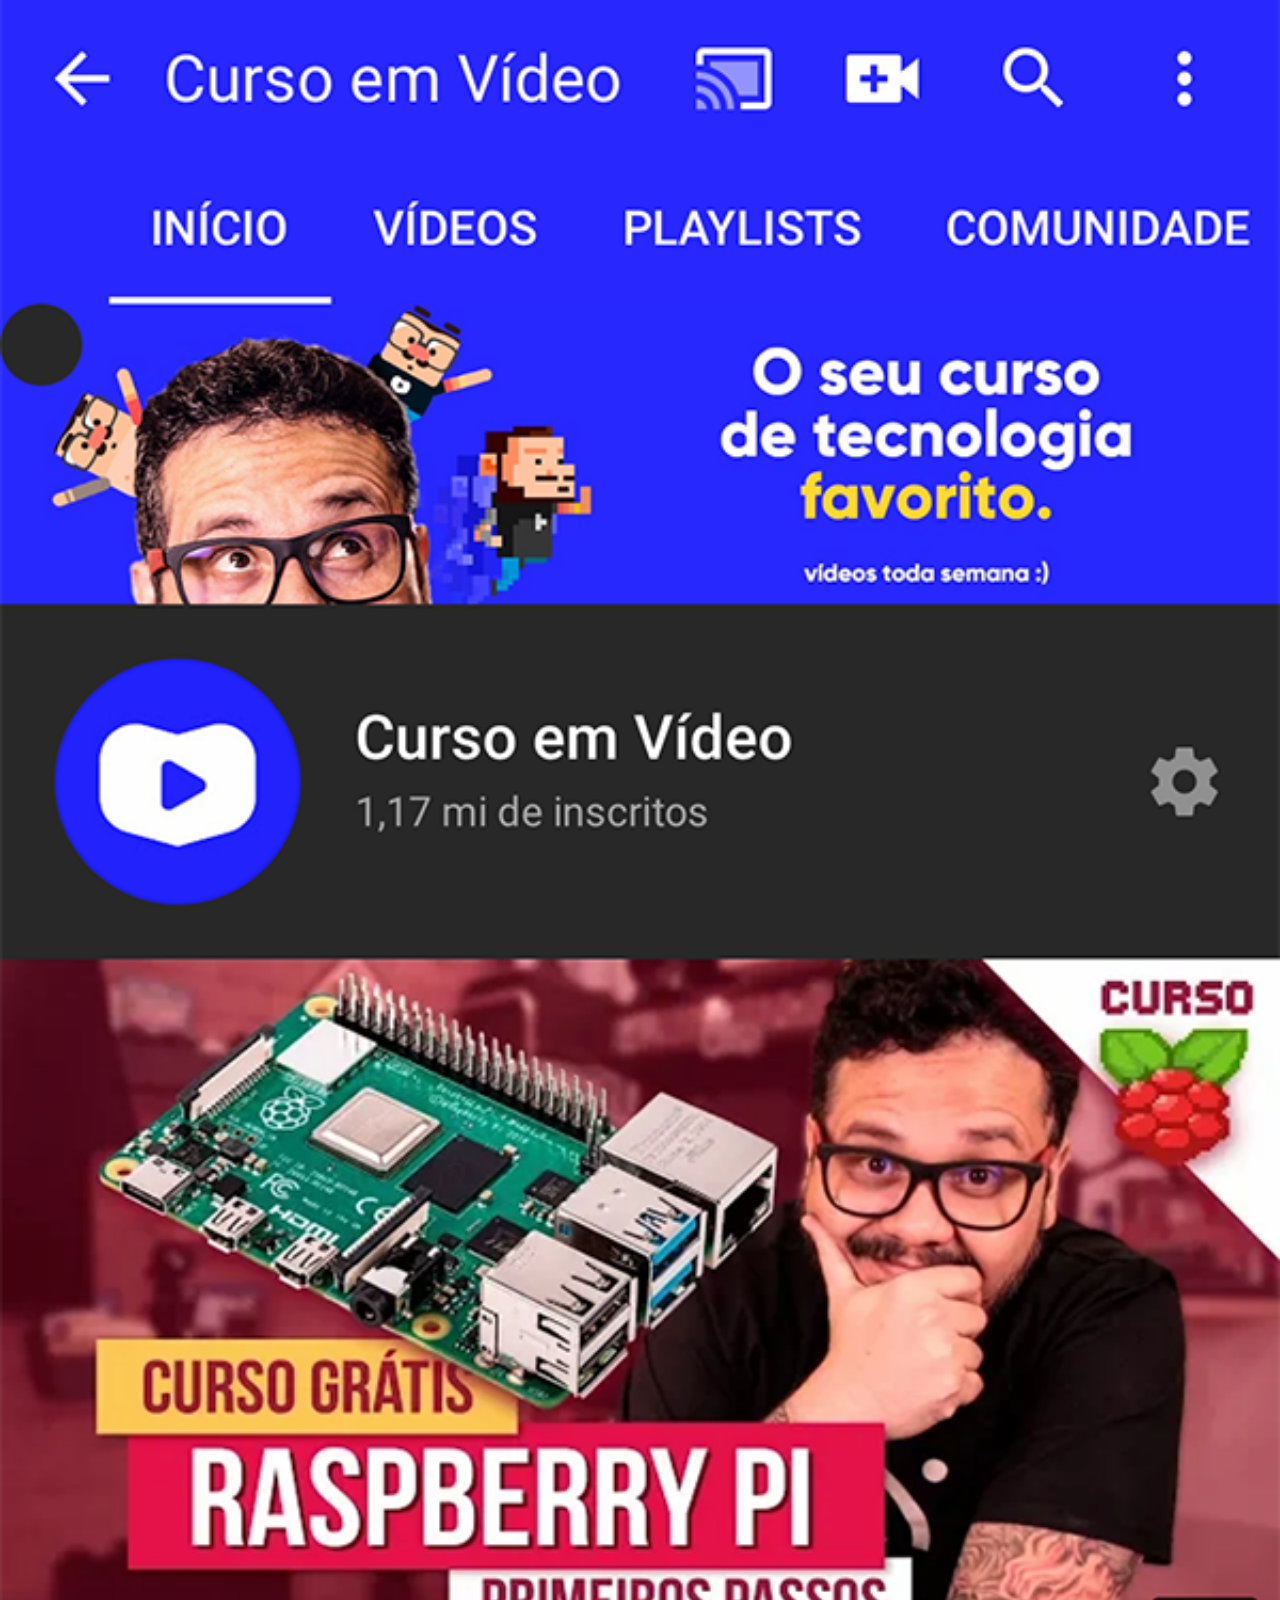
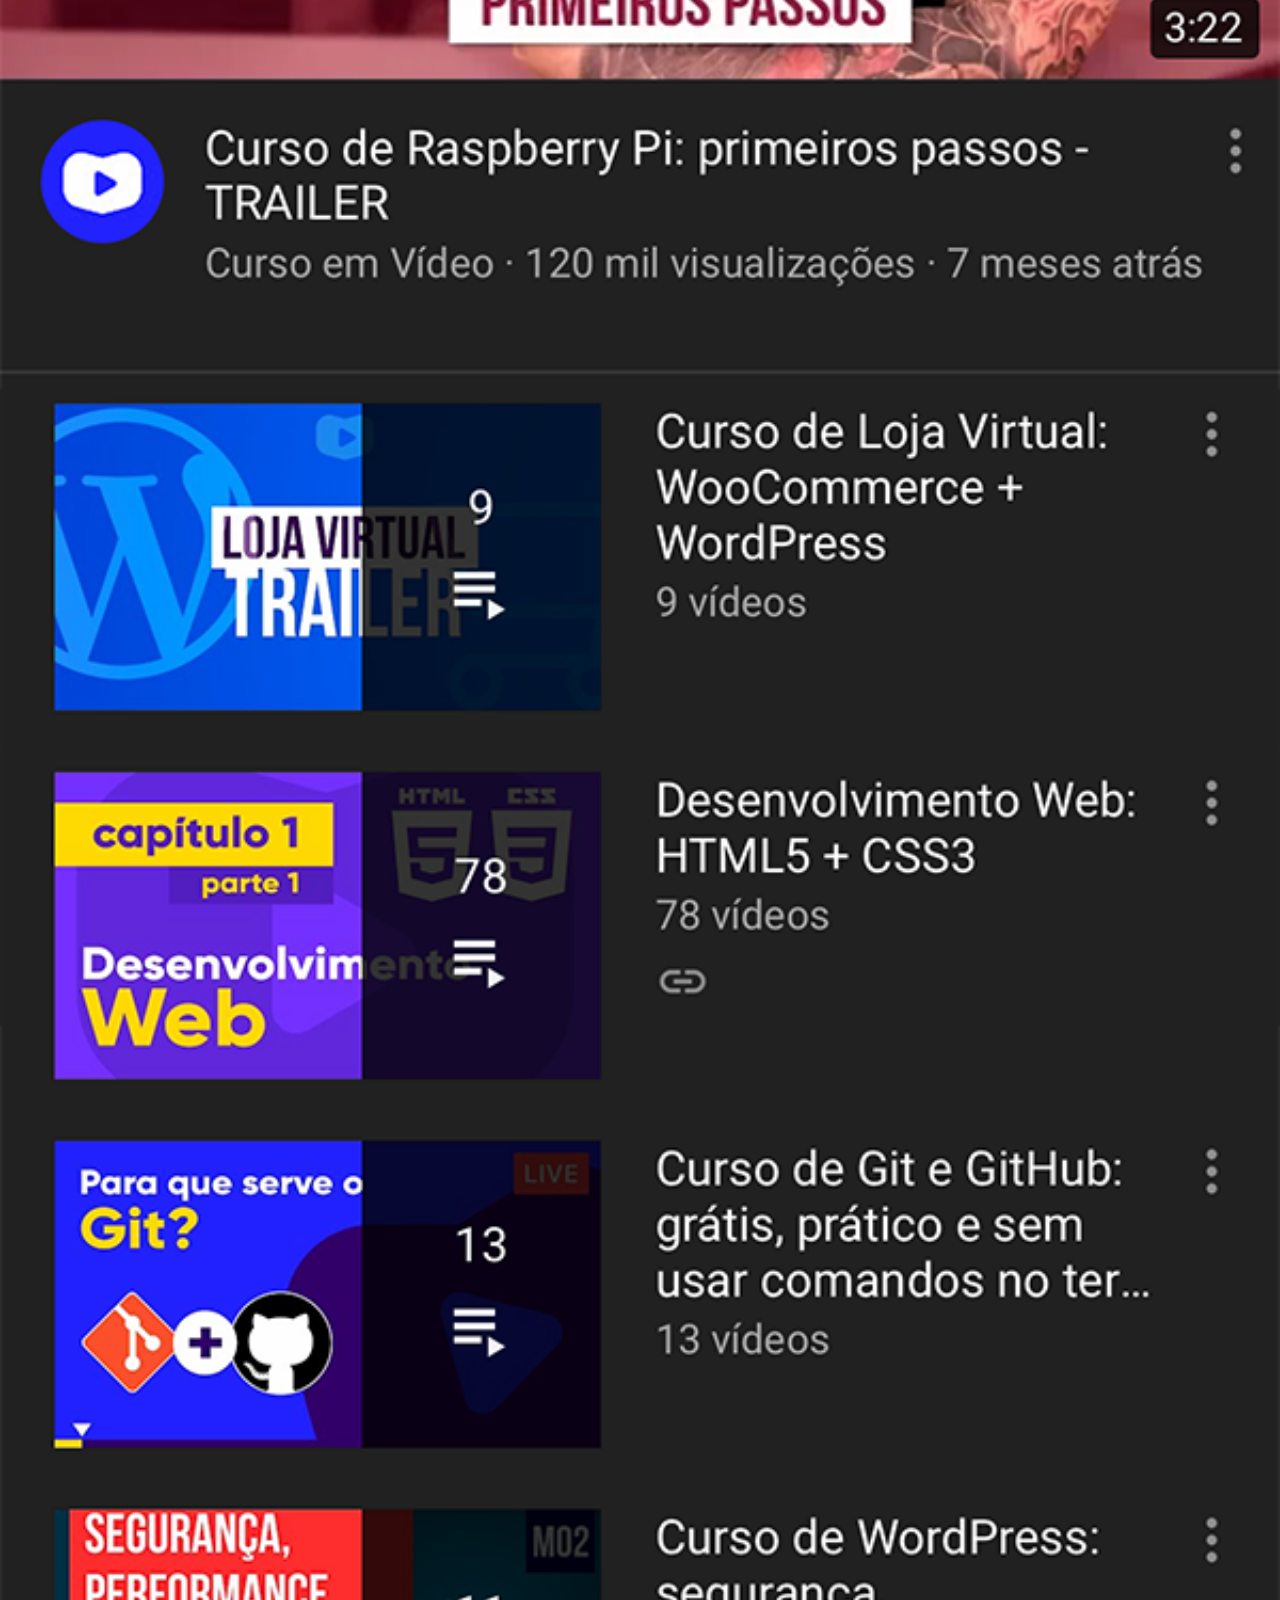
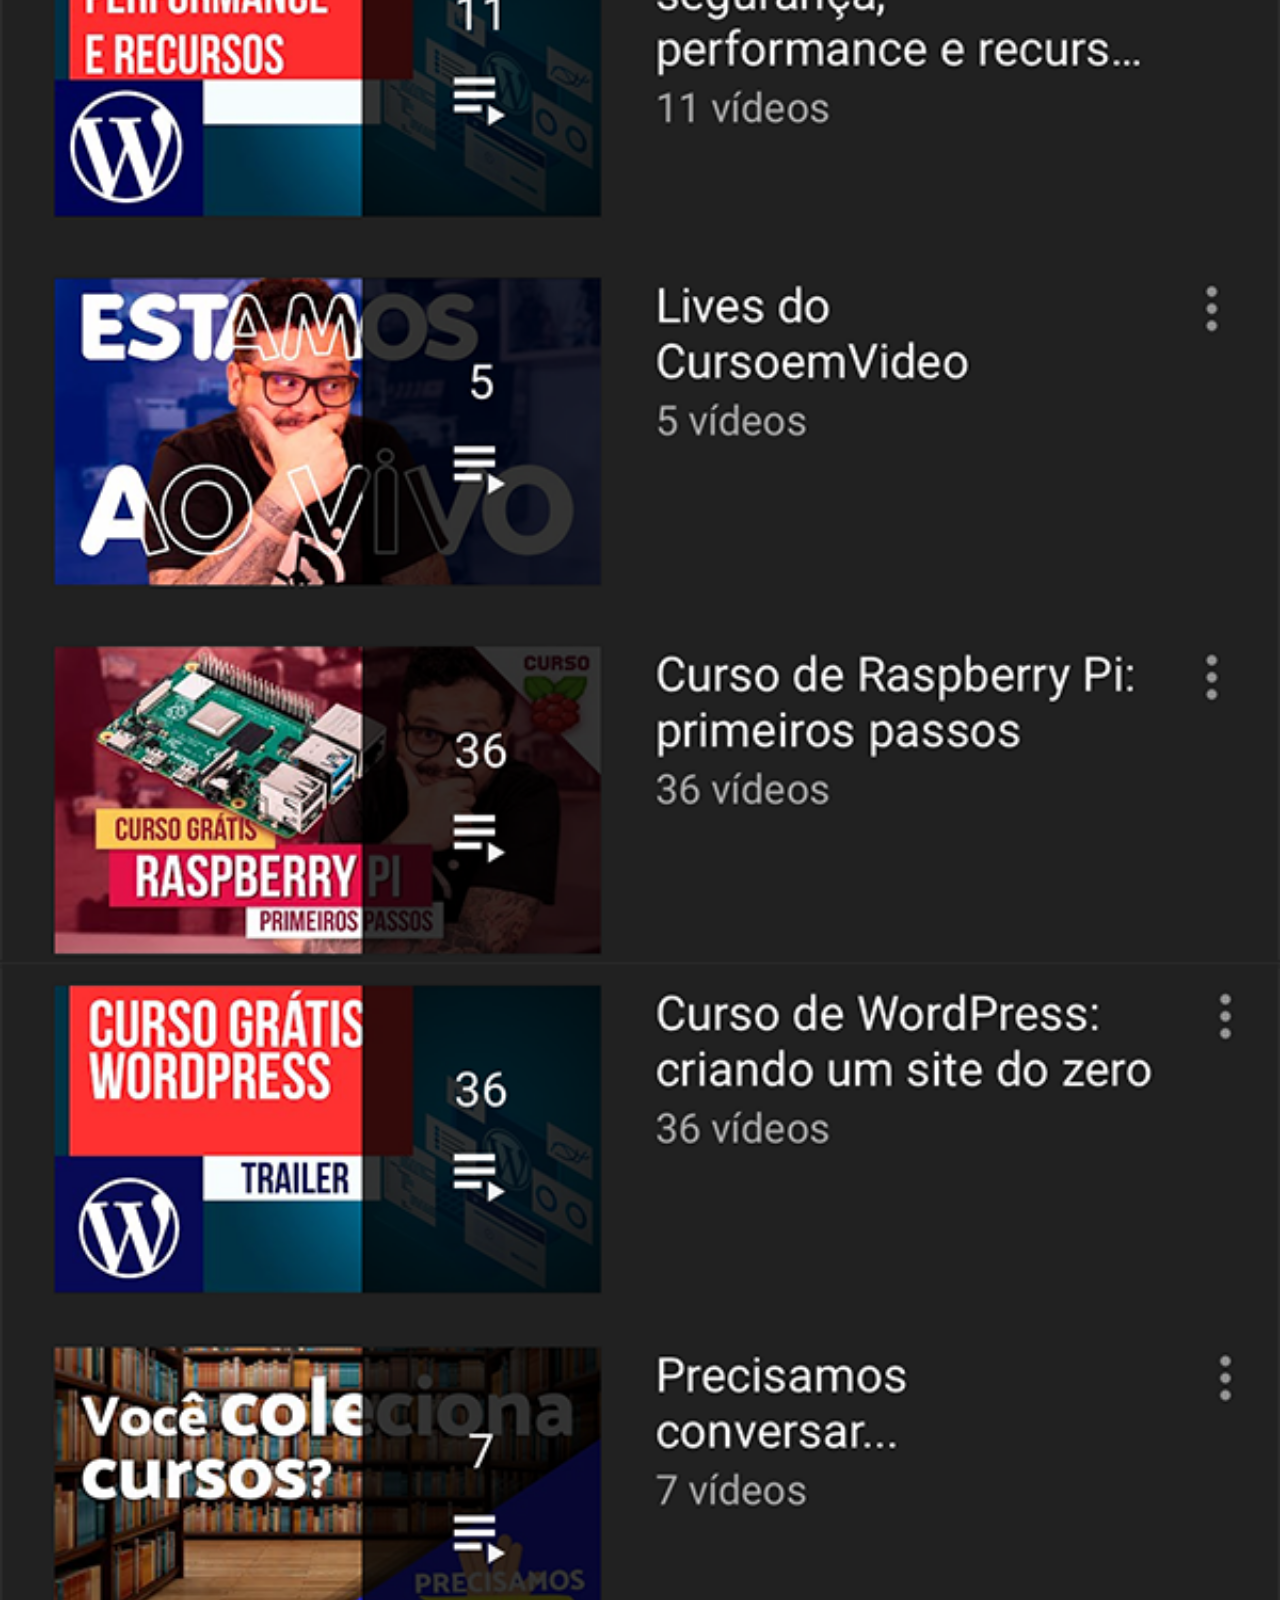
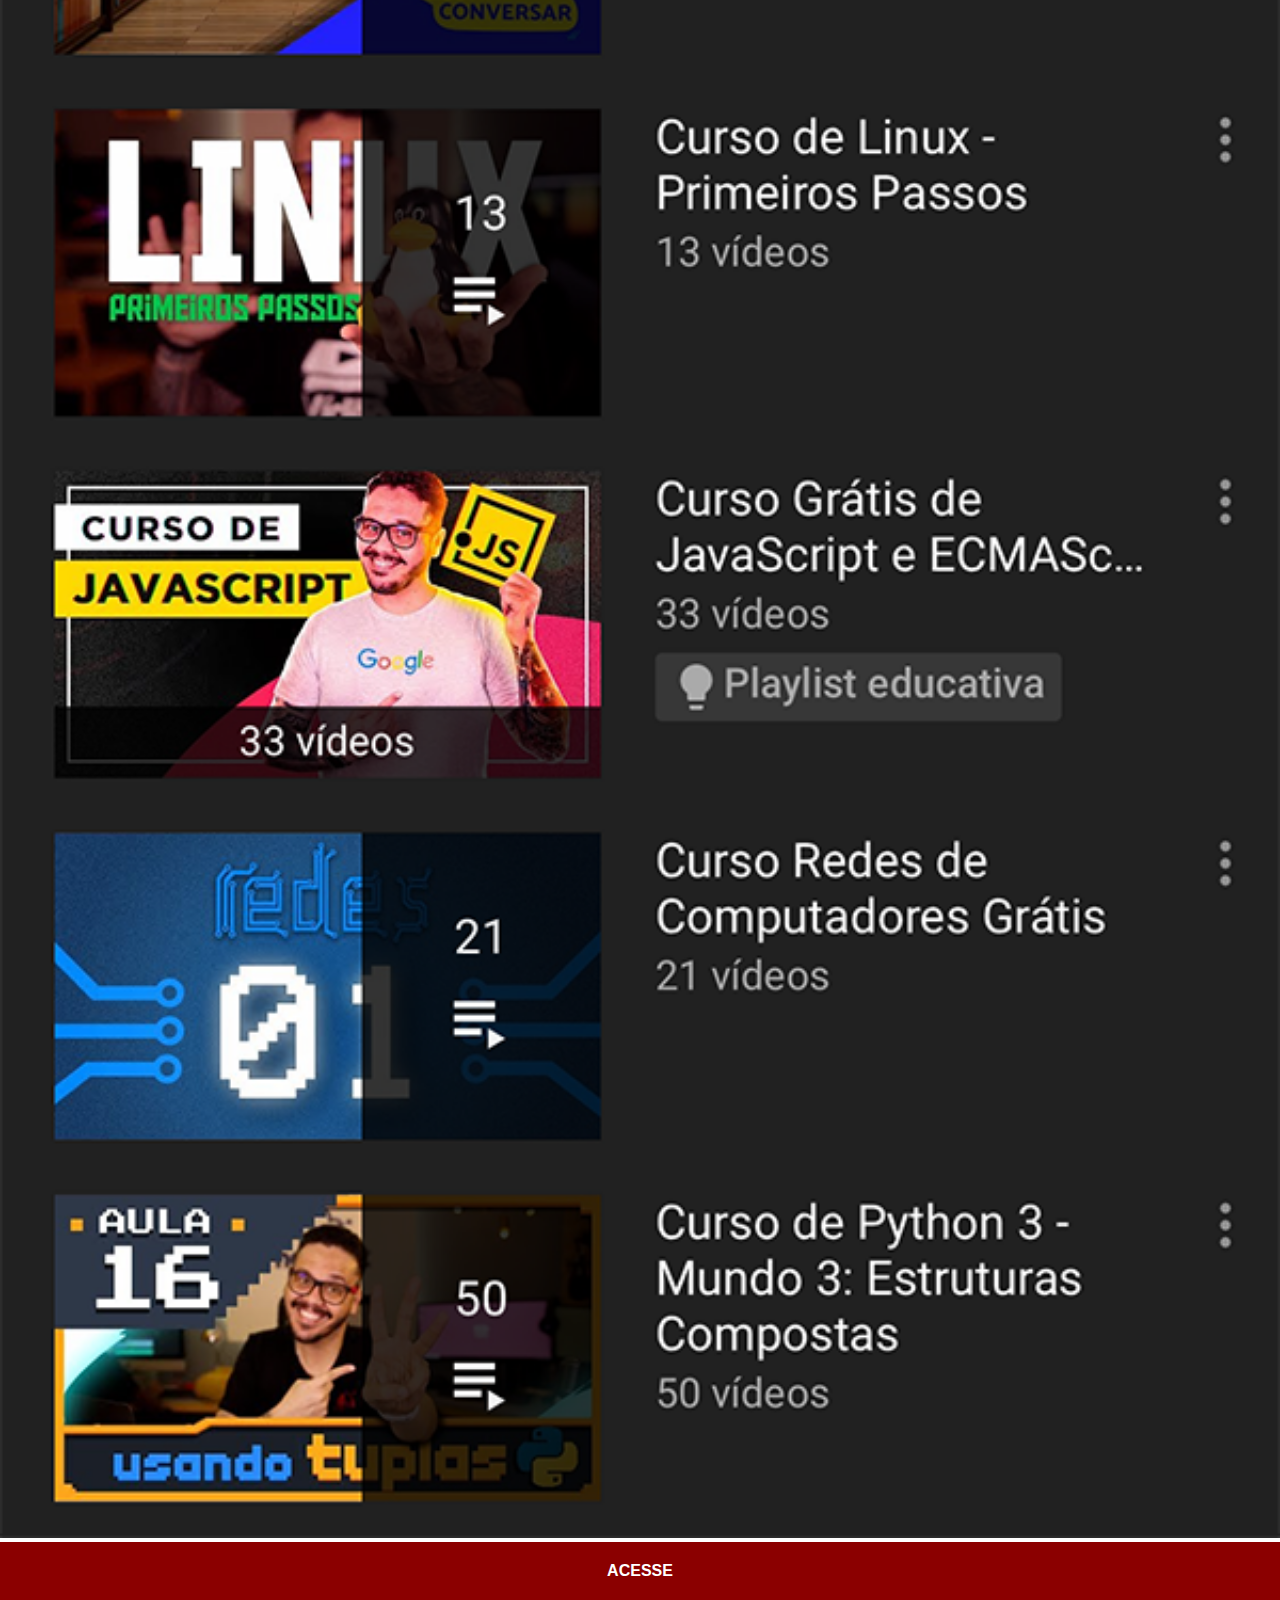
<file: yt.html>
<!DOCTYPE html>
<html lang="pt-br">
<head>
    <meta charset="UTF-8">
    <meta http-equiv="X-UA-Compatible" content="IE=edge">
    <meta name="viewport" content="width=device-width, initial-scale=1.0">
    <title>Youtube</title>
    <link rel="stylesheet" href="estilos/social.css">
</head>
<body>
    <img src="imagens/tela-youtube.png" alt="Youtube">
    <a href="https://www.youtube.com/@CursoemVideo/playlists" target="_blank"> ACESSE</a>
</body>
</html>
</file>
<file: estilos/style.css>
@charset "UTF-8";

*{
    margin: 0px;
    padding: 0px;
}
html, body{
    height: 100vh;
    width: 100vw;
    background-color: black;
}
body{
    background: url(../imagens/fundo-madeira.jpg) top center no-repeat fixed ;
    background-size: cover;
}
main{
    position: relative;
    height: 100vh;
}
#telefone{
    position: absolute;
    top: 50%;
    left: 50%;
    transform: translate(-50%, -50%);
    width: 311px;
    height: 627px;
    background: url(../imagens/frame-iphone.png) no-repeat;

}
iframe#tela{
    position: absolute;
    top: 81px;
    left: 23px;
    height: 469px;
    width: 266px;
}
section#redes-sociais{
    text-align: right;
}
section#redes-sociais img{
    width: 50px;
    margin: 10px;
    border-radius: 50%;
    box-shadow: 2px 2px 1px rgba(0, 0, 0, 0.459);
    box-sizing: border-box;
}
section#redes-sociais img:hover{
    border: 2px solid rgba(255, 255, 255, 0.712);
    box-shadow: 5px 5px 10px rgba(0, 0, 0, 0.651);
    transform: translate(-3px, -3px);
    transition: transform .3s ;
}
</file>
<file: estilos/social.css>
@charset "UTF-8";

*{
    margin: 0px;
    padding: 0px;
    font-family: Arial, Helvetica, sans-serif;
}
::-webkit-scrollbar{
    width: 0px;
    height: 0px;
}
img{
    width: 100vw;
}
a{
    display: block;
    background-color: darkred;
    color: white;
    padding: 20px;
    text-align: center;
    text-decoration: none;
    font-weight: bold;
}
a:hover{
    background-color: red;
}
</file>
